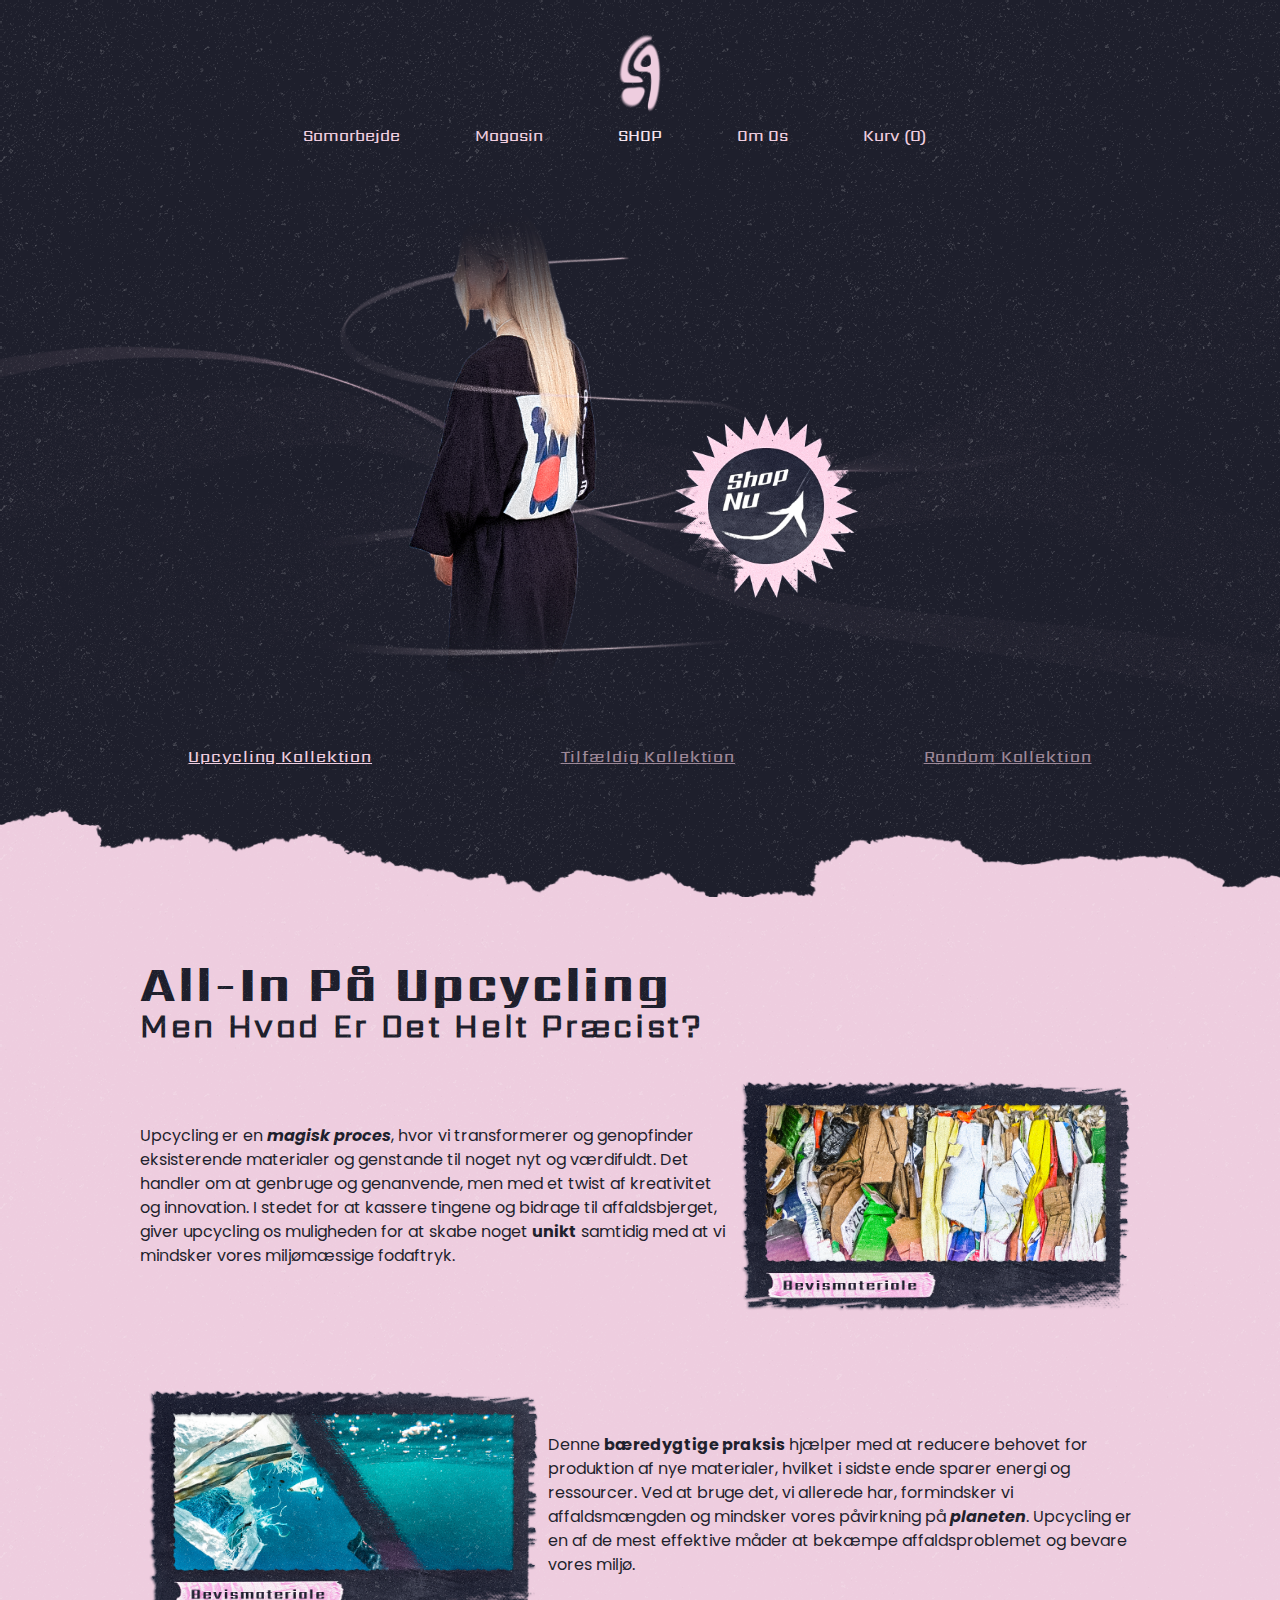
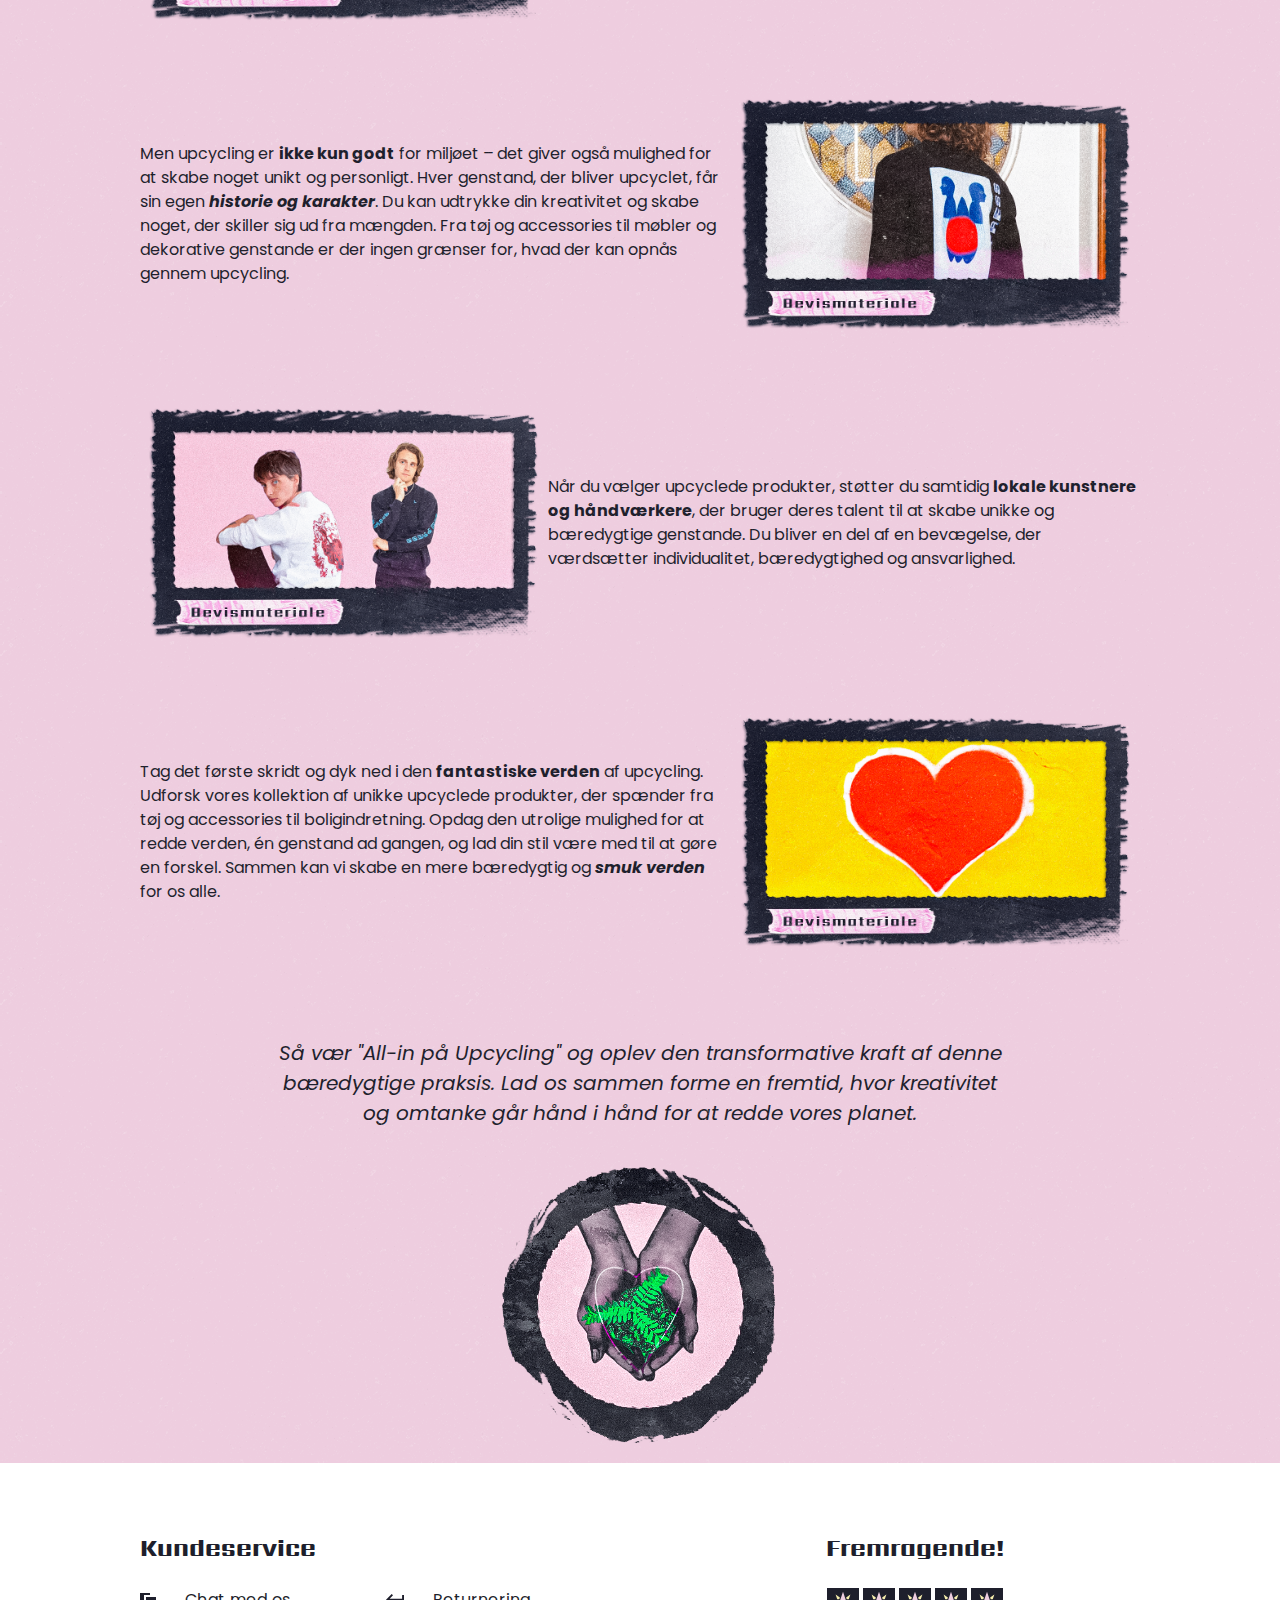
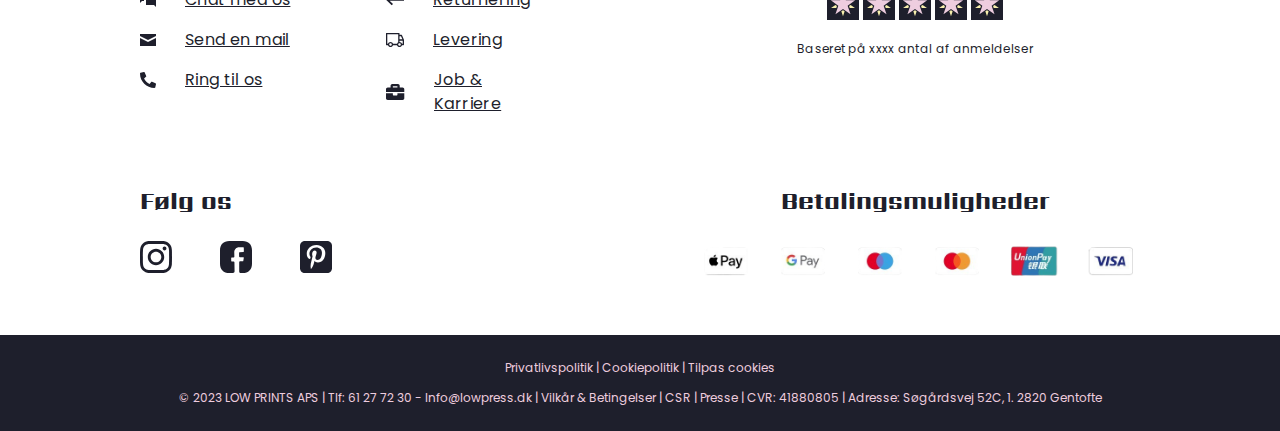
<file: index.html>
<!DOCTYPE html>
<html lang="da">
<head>
    <META NAME="ROBOTS" CONTENT="NOINDEX, NOFOLLOW"> <!--Krav af opgavebeskrivelse-->
    <meta charset="UTF-8">
    <meta http-equiv="X-UA-Compatible" content="IE=edge">
    <meta name="viewport" content="width=device-width, initial-scale=1.0">
    <link rel="stylesheet" href="css/skeleton-stylesheet.css">
    <link rel="stylesheet" href="css/landingpage-stylesheet.css">
    <link rel="icon" type="image/x-icon" href="/images/LowPress_Logo_Pink.svg">
    <script src="mobile-nav.js"></script> 
    <title>Upcycling, Høj Kvalitets Unikt Genbrugstøj - LowPress</title>
</head>
<body style="background-image: none; overflow-x: hidden;">
    <div id="texture" style="z-index: -1;">

    </div> 
    <!--NAV SKREVET AF LUKAS-->
    <div class="mobile" id="mobileMenu" style="display: none;">
        <div id="mobileMenuContainer">
            <div id="mobileMenuClose">
                x
            </div>
            <nav id="mobileMenuNav">
                <a href="produktoverblik.html">SHOP</a>
                <a href="">Kurv (0)</a>
                <a href="magazin.html">Magasin</a>
                <a href="about.html">Om Os</a>
                <a href="">Samarbejde</a>   
            </nav>
        </div>
    </div>
    
    <nav class="desktop foreground" id="deskNav">
        <div id="frontpage">
            <a href="index.html"><img src="images/LowPress_Logo_Pink.svg" alt="LowPress' unikke pinke logo"></a>
        </div>
        <div id="navBar">
            <a href="">Samarbejde</a>
            <a href="magazin.html">Magasin</a>
            <a href="produktoverblik.html" style="color:#F4E3ED;">SHOP</a>
            <a href="about.html">Om Os</a>
            <a href="">Kurv (0)</a>
        </div>
    </nav>
    <nav class="mobile" id="mobileNav">
        <a href="index.html"><img src="images/LowPress_Logo_Pink.svg" alt="LowPress' unikke pinke logo" id="logo"></a>
        <img src="images/Burgermenu_ikon.svg" alt="Ikon for burgermenu" id="burgermenu" style="cursor: pointer;">
    </nav>

    <div id="maincontent">
        <div id="hero">
            <div id="colHeroContainer">
                <div class="colHero">
                    <div id="colButton" style="z-index: 10;">
                        <a href="won-hundred-kimono-sort.html"><img src="images/shop_nu.png" alt=""></a>
                    </div>
                    <img class="hero-front" src="images/upcycling_kollektion.png" alt="Model der bærer en trøje fra vores Upcycling kollektion">
                    <img class="hero-back" src="images/techno_striber.png" alt="LowPress' ikoniske techno striber">
                </div>

            </div>
            <div id="colSelect">
                <a href="" class="colActive">Upcycling Kollektion</a>
                <a href="" class="colDeactive">Tilfældig Kollektion</a>
                <a href="" class="colDeactive">Random Kollektion</a>
            </div>
        </div>
        <div class="pageDivider">
            <img src="images/page_divider.png" style="z-index: -2;" alt="Dette er en page divider, som opdeler siden i dele">
        </div>
        <div id="upcycling" style="z-index: -30; position: relative;">
            <div class="maincontainer">
                <h1><span style="line-height: 85.5%;">All-in på upcycling</span><br>
                <span style="font-size: 32px; font-family: SarpanchRegular;">men hvad er det helt præcist?</span></h1>
                <div id="upSegments">
                    <div class="upSeg">
                        <p>Upcycling er en <span style="font-weight: 700; font-style: italic;">magisk proces</span>, hvor vi transformerer og genopfinder eksisterende materialer og genstande til noget nyt og værdifuldt. Det handler om at genbruge og genanvende, men med et twist af kreativitet og innovation. I stedet for at kassere tingene og bidrage til affaldsbjerget, giver upcycling os muligheden for at skabe noget <span style="font-weight: 700;">unikt</span> samtidig med at vi mindsker vores miljømæssige fodaftryk.</p>
                        <img src="images/polaroid_billede_genbrugsmateriale.png" alt="Polaroid billede med teksten 'Bevismateriale' under. Billedet viser en masse genbrugsmateriale">
                    </div>
                    <div class="upSeg"> <!--<span style="font-weight: 700; font-style: italic;"></span>-->
                        <img src="images/polaroid_billede_affald_i_havet_sammenlignet_renhed.png" alt="Polaroid billede med teksten 'Bevismateriale' under. Billedet viser et hav med affald sammenlignet med et uden">
                        <p>Denne <span style="font-weight: 700;">bæredygtige praksis</span> hjælper med at reducere behovet for produktion af nye materialer, hvilket i sidste ende sparer energi og ressourcer. Ved at bruge det, vi allerede har, formindsker vi affaldsmængden og mindsker vores påvirkning på <span style="font-weight: 700; font-style: italic;">planeten</span>. Upcycling er en af de mest effektive måder at bekæmpe affaldsproblemet og bevare vores miljø.</p>
                    </div>
                    <div class="upSeg">
                        <p>Men upcycling er <span style="font-weight: 700;">ikke kun godt</span> for miljøet – det giver også mulighed for at skabe noget unikt og personligt. Hver genstand, der bliver upcyclet, får sin egen <span style="font-weight: 700; font-style: italic;">historie og karakter</span>. Du kan udtrykke din kreativitet og skabe noget, der skiller sig ud fra mængden. Fra tøj og accessories til møbler og dekorative genstande er der ingen grænser for, hvad der kan opnås gennem upcycling.</p>
                        <img src="images/polaroid_billede_upcycling_tøj_af_lowpress.png" alt="Polaroid billede med teksten 'Bevismateriale' under. Billedet viser en mand der kigger mod en mur, mens han bærer LowPress' upcycling tøj">
                    </div>
                    <div class="upSeg">
                        <img src="images/polaroid_billede_lowpress_stiftere.png" alt="Polaroid billede med teksten 'Bevismateriale' under. Billedet viser LowPress' stiftere">
                        <p>Når du vælger upcyclede produkter, støtter du samtidig <span style="font-weight: 700;">lokale kunstnere og håndværkere</span>, der bruger deres talent til at skabe unikke og bæredygtige genstande. Du bliver en del af en bevægelse, der værdsætter individualitet, bæredygtighed og ansvarlighed.</p>
                    </div>
                    <div class="upSeg">
                        <p>Tag det første skridt og dyk ned i den <span style="font-weight: 700;">fantastiske verden</span> af upcycling. Udforsk vores kollektion af unikke upcyclede produkter, der spænder fra tøj og accessories til boligindretning. Opdag den utrolige mulighed for at redde verden, én genstand ad gangen, og lad din stil være med til at gøre en forskel. Sammen kan vi skabe en mere bæredygtig og <span style="font-weight: 700; font-style: italic;">smuk verden</span> for os alle.</p>
                        <img src="images/polaroid_billede_rødt_hjerte_gul_baggrund.png" alt="Polaroid billede med teksten 'Bevismateriale' under. Billedet viser et rødt hjerte på gul baggrund">                       
                    </div>
                    <div id="upConclusion">
                        <p>Så vær "All-in på Upcycling" og oplev den transformative kraft af denne bæredygtige praksis. Lad os sammen forme en fremtid, hvor kreativitet og omtanke går hånd i hånd for at redde vores planet.</p>
                        <img src="images/lowpress_bæredygtighedsmærke.png" alt="">
                    </div>
                </div>
            </div>
            
        </div>
    </div>

    <footer>
        <div class="container">
            <div id="mainFooter">
                <div id="support">
                    <h2 class="footer-header">Kundeservice</h2>
                    <div id="Els"> <!--Els short for elements-->
                        <div class="elsSection"> <!--Section for contact elements-->
                            <div class="supEl"> <!--Support Element-->
                                <img src="images/Chatbesked_ikon.svg" alt="Ikon af chatbeskeder over hinanden">
                                <a href="">Chat med os</a>
                            </div>
                            <div class="supEl"> <!--Support Element-->
                                <img src="images/Mail_ikon.svg" alt="Ikon af et brev som repræsentere mail">
                                <a href="">Send en mail</a>
                            </div>
                            <div class="supEl"> <!--Support Element-->
                                <img src="images/Telefon_ikon.svg" alt="Ikon af en gammeldags telefon">
                                <a href="">Ring til os</a>
                            </div>
                        </div>
                        <div class="elsSection"> <!--Section for other support elements-->
                            <div class="supEl"> <!--Support Element-->
                                <img src="images/Returnering_ikon.svg" alt="Ikon af en pil som buer og peger bagud">
                                <a href="">Returnering</a>
                            </div>
                            <div class="supEl"> <!--Support Element-->
                                <img src="images/Levering_ikon.svg" alt="Ikon af en lastbil">
                                <a href="">Levering</a>
                            </div>
                            <div class="supEl"> <!--Support Element-->
                                <img src="images/Job_ikon.svg" alt="Ikon af en kuffert">
                                <a href="">Job & Karriere</a>
                            </div>
                        </div>
                    </div>
    
                </div>
                <div id="trustpilot">
                    <h2 class="footer-header" style="text-align: center;">Fremragende!</h2>
                    <div id="trustpilotContainer">
                        <div id="stars">
                            <img src="images/Stjerne_ikon.svg" alt="Ikon af en stjerne, som er en del af 5 stjerner der repræsenterer anmeldelser">
                            <img src="images/Stjerne_ikon.svg" alt="Ikon af en stjerne, som er en del af 5 stjerner der repræsenterer anmeldelser">
                            <img src="images/Stjerne_ikon.svg" alt="Ikon af en stjerne, som er en del af 5 stjerner der repræsenterer anmeldelser">
                            <img src="images/Stjerne_ikon.svg" alt="Ikon af en stjerne, som er en del af 5 stjerner der repræsenterer anmeldelser">
                            <img src="images/Stjerne_ikon.svg" alt="Ikon af en stjerne, som er en del af 5 stjerner der repræsenterer anmeldelser">
                        </div>
                        <p>Baseret på xxxx antal af anmeldelser</p>
                    </div>
                    
                </div>
                <div id="SoMe">
                    <h2 class="footer-header">Følg os</h2>
                    <div id="SoMeContainer">
                        <a href="https://www.instagram.com/low_press/"><img src="images/Instagram_logo.svg" alt="Logo til SoMe-platformen Instagram"></a>
                        <a href="https://www.facebook.com/Lowpress21/"><img src="images/Facebook_logo.svg" alt="Logo til SoMe-platformen Facebook"></a>
                        <a href=""><img src="images/Pinterest_logo.svg" alt="Logo til SoMe-platformen Pinterest"></a>
                    </div>
                </div>
                <div id="payments">
                    <h2 class="footer-header" style="text-align: center;">Betalingsmuligheder</h2>
                    <img src="images/Betalingsmuligheder_ikoner.png" alt="Ikoner af diverse Betalingsmuligheder">
                </div>
            </div>
            <div id="subFooter">
                <p>Privatlivspolitik | Cookiepolitik | Tilpas cookies</p>
                <p>© 2023 LOW PRINTS APS | Tlf: ​61 27 72 30 - Info@lowpress.dk | Vilkår & Betingelser | CSR | Presse | CVR: 41880805 | Adresse: Søgårdsvej 52C, 1. 2820 Gentofte</p>
            </div>  
        </div>
        
    </footer>
</body>
</html>
</file>
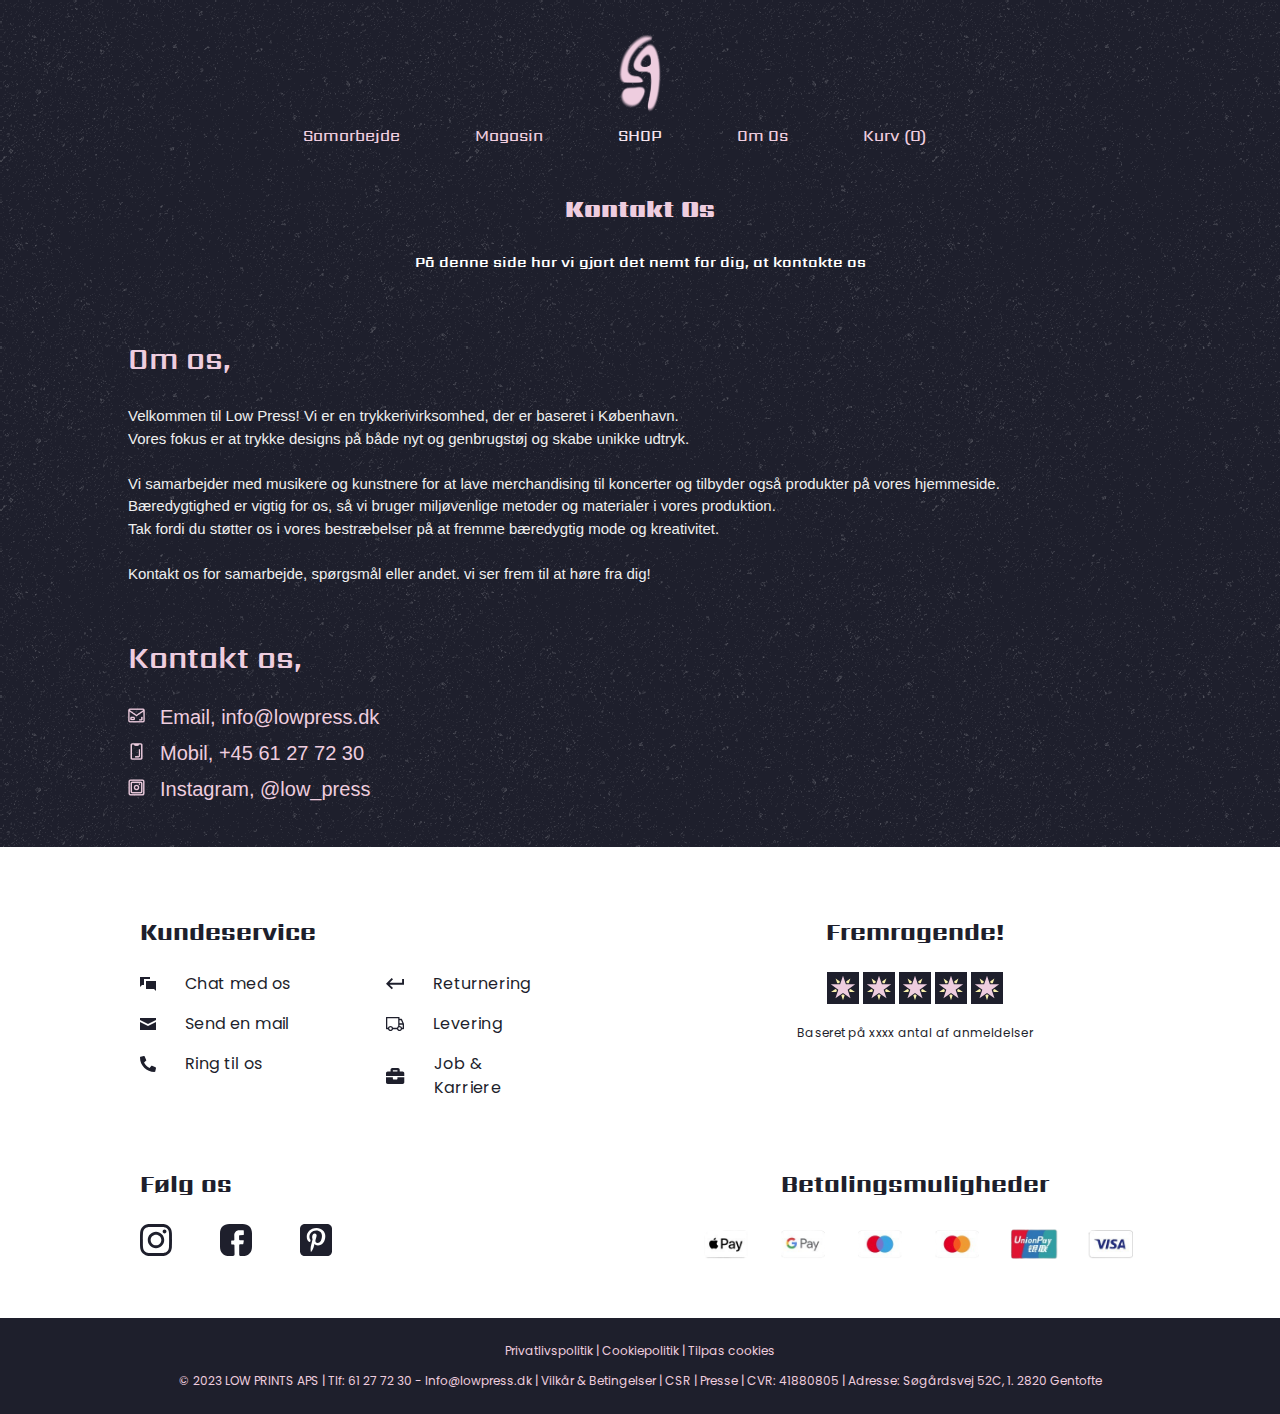
<file: about.html>
<!DOCTYPE html>
<html lang="da">
<head>
    <META NAME="ROBOTS" CONTENT="NOINDEX, NOFOLLOW"> <!--Krav af opgavebeskrivelse-->
    <meta charset="UTF-8">
    <meta http-equiv="X-UA-Compatible" content="IE=edge">
    <meta name="viewport" content="width=device-width, initial-scale=1.0">
    <link rel="stylesheet" href="css/skeleton-stylesheet.css">
    <link rel="stylesheet" href="css/produktoverblik.css">
    <link rel="icon" type="image/x-icon" href="/images/LowPress_Logo_Pink.svg">
    <script src="js-thais.js"></script>
    <script src="mobile-nav.js"></script>
    <title>Om os - LowPress</title>
</head>
<body>
    <!--NAV SKREVET AF LUKAS-->
    <div class="mobile" id="mobileMenu" style="display: none;">
        <div id="mobileMenuContainer">
            <div id="mobileMenuClose">
                x
            </div>
            <nav id="mobileMenuNav">
                <a href="produktoverblik.html">SHOP</a>
                <a href="">Kurv (0)</a>
                <a href="magazin.html">Magasin</a>
                <a href="about.html">Om Os</a>
                <a href="">Samarbejde</a>   
            </nav>
        </div>
    </div>
    
    <nav class="desktop foreground" id="deskNav">
        <div id="frontpage">
            <a href="index.html"><img src="images/LowPress_Logo_Pink.svg" alt="LowPress' unikke pinke logo"></a>
        </div>
        <div id="navBar">
            <a href="">Samarbejde</a>
            <a href="magazin.html">Magasin</a>
            <a href="produktoverblik.html" style="color:#F4E3ED;">SHOP</a>
            <a href="about.html">Om Os</a>
            <a href="">Kurv (0)</a>
        </div>
    </nav>
    <nav class="mobile" id="mobileNav">
        <a href="index.html"><img src="images/LowPress_Logo_Pink.svg" alt="LowPress' unikke pinke logo" id="logo"></a>
        <img src="images/Burgermenu_ikon.svg" alt="Ikon for burgermenu" id="burgermenu" style="cursor: pointer;">
    </nav>
    
    <!--LAV JERES KODE HER-->

    <h1 class="mainheader">Kontakt Os</h1>
    <h3 class="header">På denne side har vi gjort det nemt for dig, at kontakte os</h3>

    <h1 class="aboutheader">Om os,</h1>
    <p class="about_us">
        Velkommen til Low Press! Vi er en trykkerivirksomhed, der er baseret i København. <br> 
        Vores fokus er at trykke designs på både nyt og genbrugstøj og skabe unikke udtryk. <br><br>
        Vi samarbejder med musikere og kunstnere for at lave merchandising til koncerter og tilbyder også produkter på vores hjemmeside. <br> 
        Bæredygtighed er vigtig for os, så vi bruger miljøvenlige metoder og materialer i vores produktion. <br>
        Tak fordi du støtter os i vores bestræbelser på at fremme bæredygtig mode og kreativitet. <br><br>
        Kontakt os for samarbejde, spørgsmål eller andet. vi ser frem til at høre fra dig!</p>

        <h1 class="aboutheader">Kontakt os,</h1>
        <div class="padding_contact">
        <img src="./images/icon-mail.png" class="icons" alt="mail" loading="lazy"><a class="a-contact" href="mailto:info@lowpress.dk"><span class="span-contact">Email,</span> info@lowpress.dk</a>
        <br>
        <img src="./images/icon-call.png" class="icons" alt="call" loading="lazy"><a class="a-contact" href="tel:+4561277230"><span class="span-contact">Mobil,</span> +45 61 27 72 30</a>
        <br>
        <img src="./images/icon-instagram.png" class="icons" alt="instagram" loading="lazy"><a class="a-contact" href="https://www.instagram.com/low_press/"><span class="span-contact">Instagram,</span> @low_press</a>
    </div>

    <footer>
        <div class="container">
            <div id="mainFooter">
                <div id="support">
                    <h2 class="footer-header">Kundeservice</h2>
                    <div id="Els"> <!--Els short for elements-->
                        <div class="elsSection"> <!--Section for contact elements-->
                            <div class="supEl"> <!--Support Element-->
                                <img src="images/Chatbesked_ikon.svg" alt="Ikon af chatbeskeder over hinanden">
                                <a href="">Chat med os</a>
                            </div>
                            <div class="supEl"> <!--Support Element-->
                                <img src="images/Mail_ikon.svg" alt="Ikon af et brev som repræsentere mail">
                                <a href="">Send en mail</a>
                            </div>
                            <div class="supEl"> <!--Support Element-->
                                <img src="images/Telefon_ikon.svg" alt="Ikon af en gammeldags telefon">
                                <a href="">Ring til os</a>
                            </div>
                        </div>
                        <div class="elsSection"> <!--Section for other support elements-->
                            <div class="supEl"> <!--Support Element-->
                                <img src="images/Returnering_ikon.svg" alt="Ikon af en pil som buer og peger bagud">
                                <a href="">Returnering</a>
                            </div>
                            <div class="supEl"> <!--Support Element-->
                                <img src="images/Levering_ikon.svg" alt="Ikon af en lastbil">
                                <a href="">Levering</a>
                            </div>
                            <div class="supEl"> <!--Support Element-->
                                <img src="images/Job_ikon.svg" alt="Ikon af en kuffert">
                                <a href="">Job & Karriere</a>
                            </div>
                        </div>
                    </div>
    
                </div>
                <div id="trustpilot">
                    <h2 class="footer-header" style="text-align: center;">Fremragende!</h2>
                    <div id="trustpilotContainer">
                        <div id="stars">
                            <img src="images/Stjerne_ikon.svg" alt="Ikon af en stjerne, som er en del af 5 stjerner der repræsenterer anmeldelser">
                            <img src="images/Stjerne_ikon.svg" alt="Ikon af en stjerne, som er en del af 5 stjerner der repræsenterer anmeldelser">
                            <img src="images/Stjerne_ikon.svg" alt="Ikon af en stjerne, som er en del af 5 stjerner der repræsenterer anmeldelser">
                            <img src="images/Stjerne_ikon.svg" alt="Ikon af en stjerne, som er en del af 5 stjerner der repræsenterer anmeldelser">
                            <img src="images/Stjerne_ikon.svg" alt="Ikon af en stjerne, som er en del af 5 stjerner der repræsenterer anmeldelser">
                        </div>
                        <p>Baseret på xxxx antal af anmeldelser</p>
                    </div>
                    
                </div>
                <div id="SoMe">
                    <h2 class="footer-header">Følg os</h2>
                    <div id="SoMeContainer">
                        <a href="https://www.instagram.com/low_press/"><img src="images/Instagram_logo.svg" alt="Logo til SoMe-platformen Instagram"></a>
                        <a href="https://www.facebook.com/Lowpress21/"><img src="images/Facebook_logo.svg" alt="Logo til SoMe-platformen Facebook"></a>
                        <a href=""><img src="images/Pinterest_logo.svg" alt="Logo til SoMe-platformen Pinterest"></a>
                    </div>
                </div>
                <div id="payments">
                    <h2 class="footer-header" style="text-align: center;">Betalingsmuligheder</h2>
                    <img src="images/Betalingsmuligheder_ikoner.png" alt="Ikoner af diverse Betalingsmuligheder">
                </div>
            </div>
            <div id="subFooter">
                <p>Privatlivspolitik | Cookiepolitik | Tilpas cookies</p>
                <p>© 2023 LOW PRINTS APS | Tlf: ​61 27 72 30 - Info@lowpress.dk | Vilkår & Betingelser | CSR | Presse | CVR: 41880805 | Adresse: Søgårdsvej 52C, 1. 2820 Gentofte</p>
            </div>  
        </div>
        
    </footer>
</body>

</html>
</file>
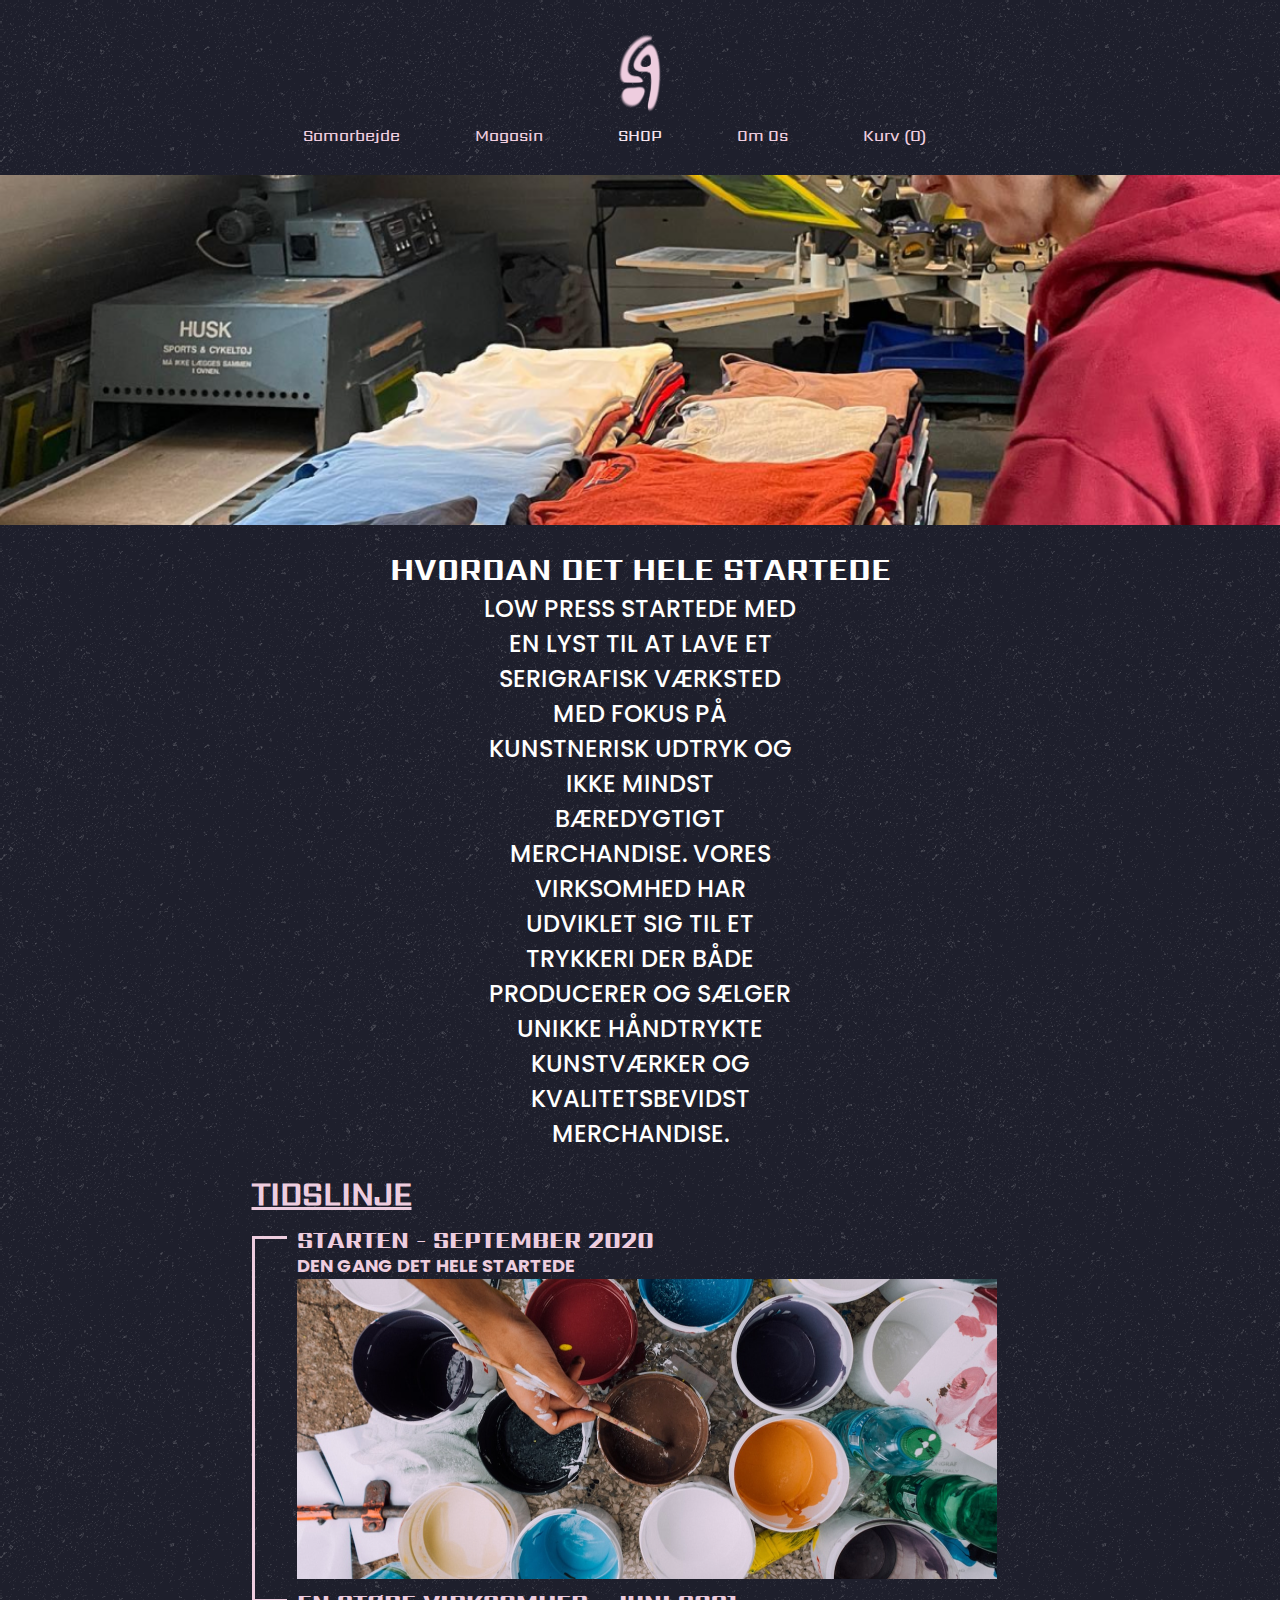
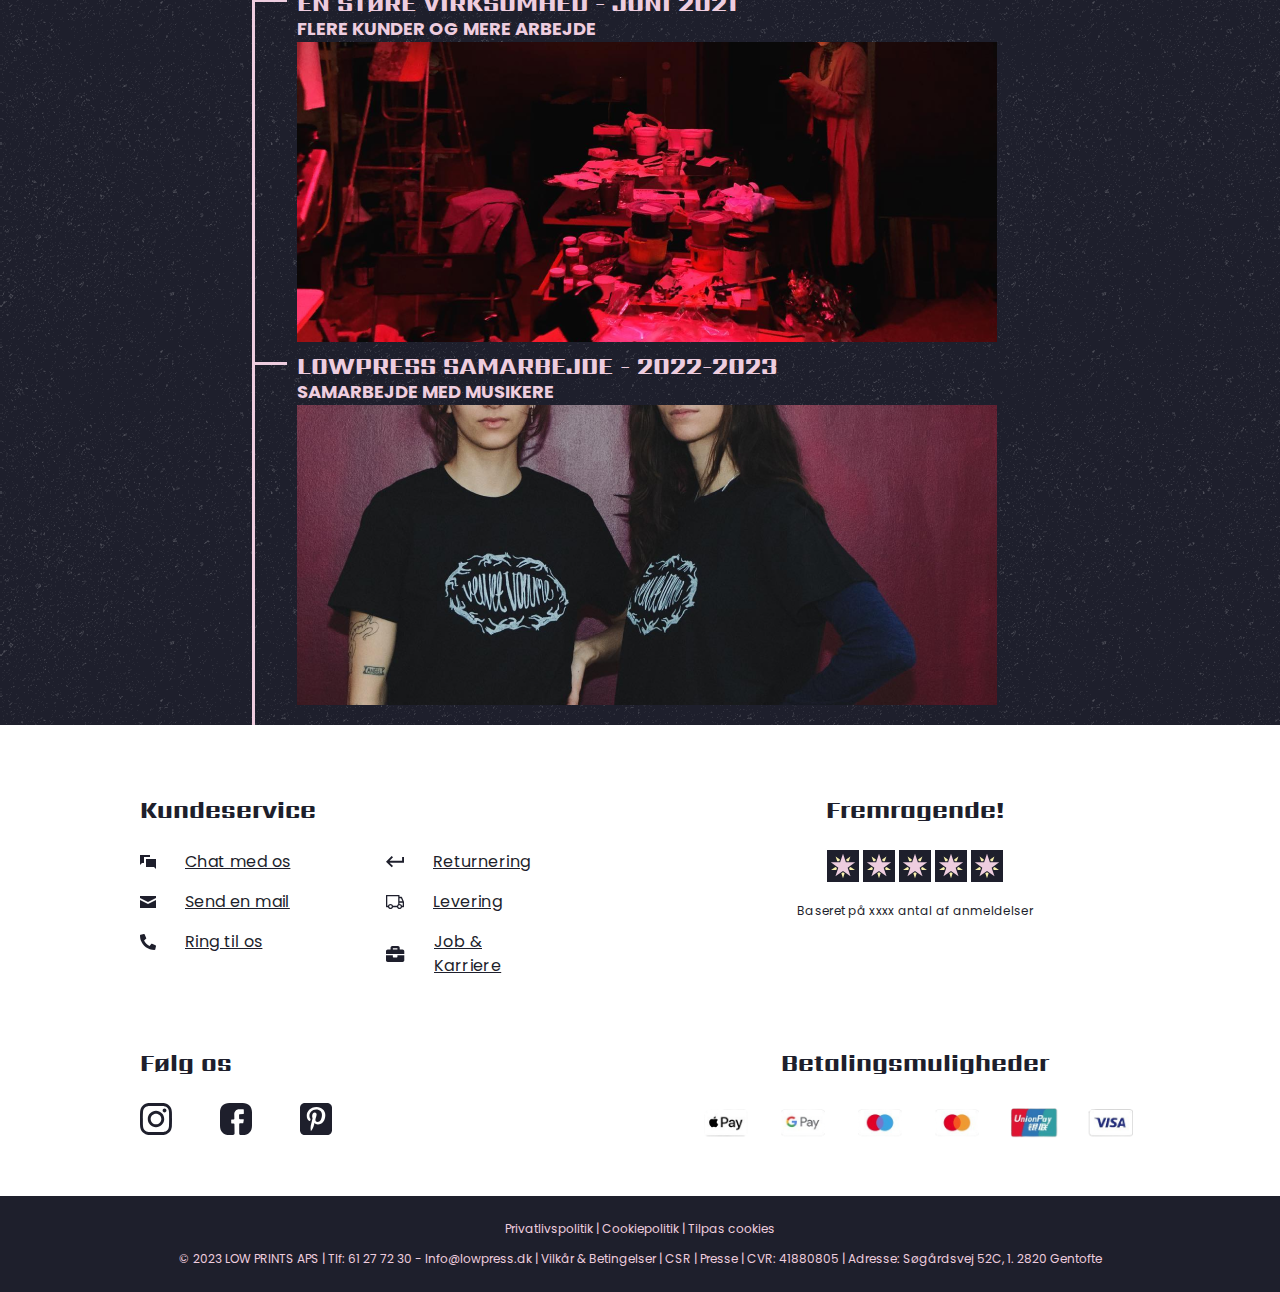
<file: artikel.html>
<!DOCTYPE html>
<html lang="da">
<head>
    <META NAME="ROBOTS" CONTENT="NOINDEX, NOFOLLOW"> <!--Krav af opgavebeskrivelse-->
    <meta charset="UTF-8">
    <meta http-equiv="X-UA-Compatible" content="IE=edge">
    <meta name="viewport" content="width=device-width, initial-scale=1.0">
    <link rel="stylesheet" href="css/skeleton-stylesheet.css">
    <link rel="stylesheet" href="css/artikel.css">
    <link rel="icon" type="image/x-icon" href="/images/LowPress_Logo_Pink.svg">
    <script src="mobile-nav.js"></script>
    <title>Artikel - LowPress</title>
</head>
<body>

    <!--NAV SKREVET AF LUKAS-->
    <div class="mobile" id="mobileMenu" style="display: none;">
        <div id="mobileMenuContainer">
            <div id="mobileMenuClose">
                x
            </div>
            <nav id="mobileMenuNav">
                <a href="produktoverblik.html">SHOP</a>
                <a href="">Kurv (0)</a>
                <a href="magazin.html">Magasin</a>
                <a href="about.html">Om Os</a>
                <a href="">Samarbejde</a>   
            </nav>
        </div>
    </div>
    
    <nav class="desktop foreground" id="deskNav">
        <div id="frontpage">
            <a href="index.html"><img src="images/LowPress_Logo_Pink.svg" alt="LowPress' unikke pinke logo"></a>
        </div>
        <div id="navBar">
            <a href="">Samarbejde</a>
            <a href="magazin.html">Magasin</a>
            <a href="produktoverblik.html" style="color:#F4E3ED;">SHOP</a>
            <a href="about.html">Om Os</a>
            <a href="">Kurv (0)</a>
        </div>
    </nav>
    <nav class="mobile" id="mobileNav">
        <a href="index.html"><img src="images/LowPress_Logo_Pink.svg" alt="LowPress' unikke pinke logo" id="logo"></a>
        <img src="images/Burgermenu_ikon.svg" alt="Ikon for burgermenu" id="burgermenu" style="cursor: pointer;">
    </nav>
    
    <div id="artikelhero"></div>

    <div>
        <h1 id="h1">Hvordan det hele startede</h1>
        <h2 id="h2">Low Press startede med en lyst til at lave et 
            serigrafisk værksted med fokus 
            på kunstnerisk udtryk og ikke mindst
            bæredygtigt merchandise. 
            Vores virksomhed har udviklet sig til et trykkeri
            der både producerer og sælger
             unikke håndtrykte kunstværker 
            og kvalitetsbevidst merchandise.</h2>
    </div>
    
    <div class="center">
    <div class="timeline">
        <div><h3>Tidslinje</h3></div>
        <div class="timeline-item">
            <div class="title">starten - september 2020</div>
            <div class="subtitle">den gang det hele startede</div>
               <img src="images/paints.png" alt="">
        </div>
   
        <div class="timeline-item">
           <div class="title">En støre virksomhed - Juni 2021</div>
           <div class="subtitle">Flere kunder og mere arbejde</div>
              <img src="images/størevirksomhed.png" alt="">
       </div>
   
       <div class="timeline-item">
           <div class="title">lowpress samarbejde - 2022-2023</div>
           <div class="subtitle">samarbejde med musikere</div>
              <img src="images/samarbejdelow.png" alt="">
       </div>
   </div></div>
  

    <footer>
        <div class="container">
            <div id="mainFooter">
                <div id="support">
                    <h2 class="footer-header">Kundeservice</h2>
                    <div id="Els"> <!--Els short for elements-->
                        <div class="elsSection"> <!--Section for contact elements-->
                            <div class="supEl"> <!--Support Element-->
                                <img src="images/Chatbesked_ikon.svg" alt="Ikon af chatbeskeder over hinanden">
                                <a href="">Chat med os</a>
                            </div>
                            <div class="supEl"> <!--Support Element-->
                                <img src="images/Mail_ikon.svg" alt="Ikon af et brev som repræsentere mail">
                                <a href="">Send en mail</a>
                            </div>
                            <div class="supEl"> <!--Support Element-->
                                <img src="images/Telefon_ikon.svg" alt="Ikon af en gammeldags telefon">
                                <a href="">Ring til os</a>
                            </div>
                        </div>
                        <div class="elsSection"> <!--Section for other support elements-->
                            <div class="supEl"> <!--Support Element-->
                                <img src="images/Returnering_ikon.svg" alt="Ikon af en pil som buer og peger bagud">
                                <a href="">Returnering</a>
                            </div>
                            <div class="supEl"> <!--Support Element-->
                                <img src="images/Levering_ikon.svg" alt="Ikon af en lastbil">
                                <a href="">Levering</a>
                            </div>
                            <div class="supEl"> <!--Support Element-->
                                <img src="images/Job_ikon.svg" alt="Ikon af en kuffert">
                                <a href="">Job & Karriere</a>
                            </div>
                        </div>
                    </div>
    
                </div>
                <div id="trustpilot">
                    <h2 class="footer-header" style="text-align: center;">Fremragende!</h2>
                    <div id="trustpilotContainer">
                        <div id="stars">
                            <img src="images/Stjerne_ikon.svg" alt="Ikon af en stjerne, som er en del af 5 stjerner der repræsenterer anmeldelser">
                            <img src="images/Stjerne_ikon.svg" alt="Ikon af en stjerne, som er en del af 5 stjerner der repræsenterer anmeldelser">
                            <img src="images/Stjerne_ikon.svg" alt="Ikon af en stjerne, som er en del af 5 stjerner der repræsenterer anmeldelser">
                            <img src="images/Stjerne_ikon.svg" alt="Ikon af en stjerne, som er en del af 5 stjerner der repræsenterer anmeldelser">
                            <img src="images/Stjerne_ikon.svg" alt="Ikon af en stjerne, som er en del af 5 stjerner der repræsenterer anmeldelser">
                        </div>
                        <p>Baseret på xxxx antal af anmeldelser</p>
                    </div>
                    
                </div>
                <div id="SoMe">
                    <h2 class="footer-header">Følg os</h2>
                    <div id="SoMeContainer">
                        <a href="https://www.instagram.com/low_press/"><img src="images/Instagram_logo.svg" alt="Logo til SoMe-platformen Instagram"></a>
                        <a href="https://www.facebook.com/Lowpress21/"><img src="images/Facebook_logo.svg" alt="Logo til SoMe-platformen Facebook"></a>
                        <a href=""><img src="images/Pinterest_logo.svg" alt="Logo til SoMe-platformen Pinterest"></a>
                    </div>
                </div>
                <div id="payments">
                    <h2 class="footer-header" style="text-align: center;">Betalingsmuligheder</h2>
                    <img src="images/Betalingsmuligheder_ikoner.png" alt="Ikoner af diverse Betalingsmuligheder">
                </div>
            </div>
            <div id="subFooter">
                <p>Privatlivspolitik | Cookiepolitik | Tilpas cookies</p>
                <p>© 2023 LOW PRINTS APS | Tlf: ​61 27 72 30 - Info@lowpress.dk | Vilkår & Betingelser | CSR | Presse | CVR: 41880805 | Adresse: Søgårdsvej 52C, 1. 2820 Gentofte</p>
            </div>  
        </div>
        
    </footer>
</body>
</html>
</file>
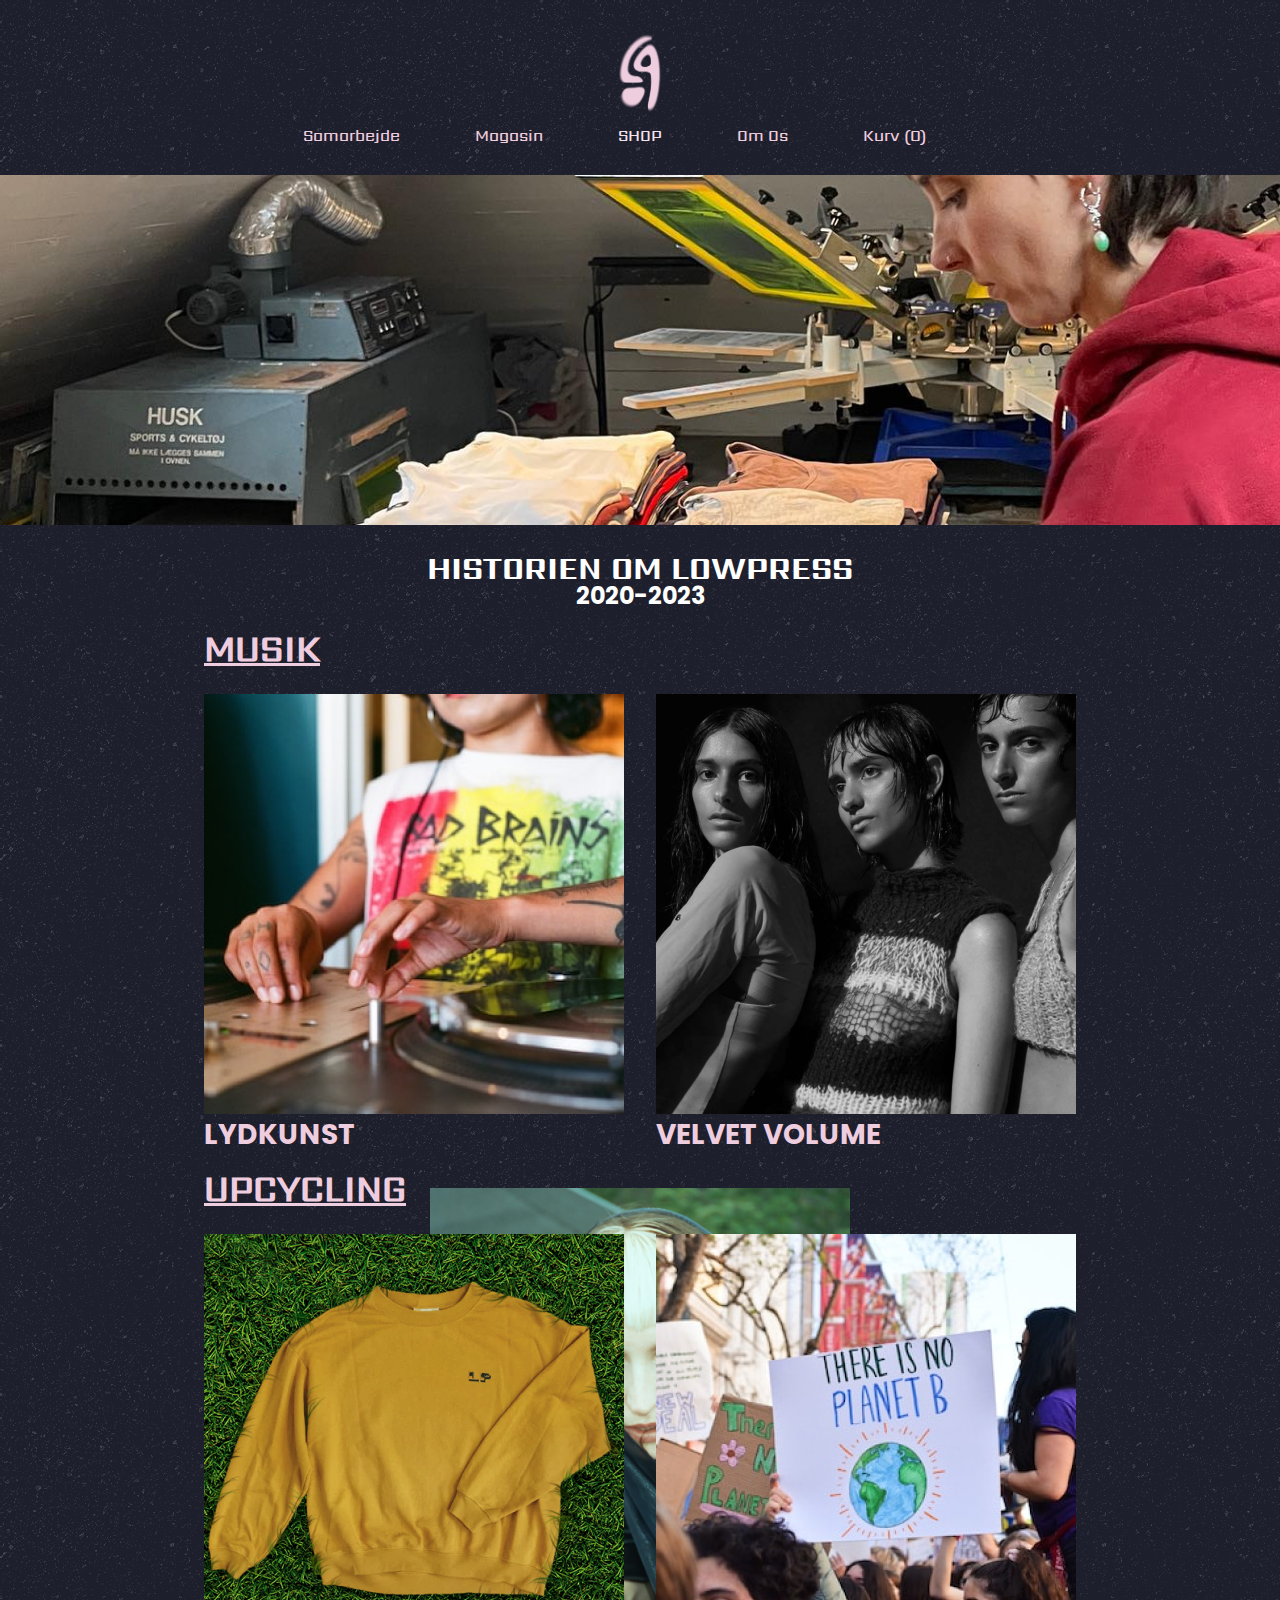
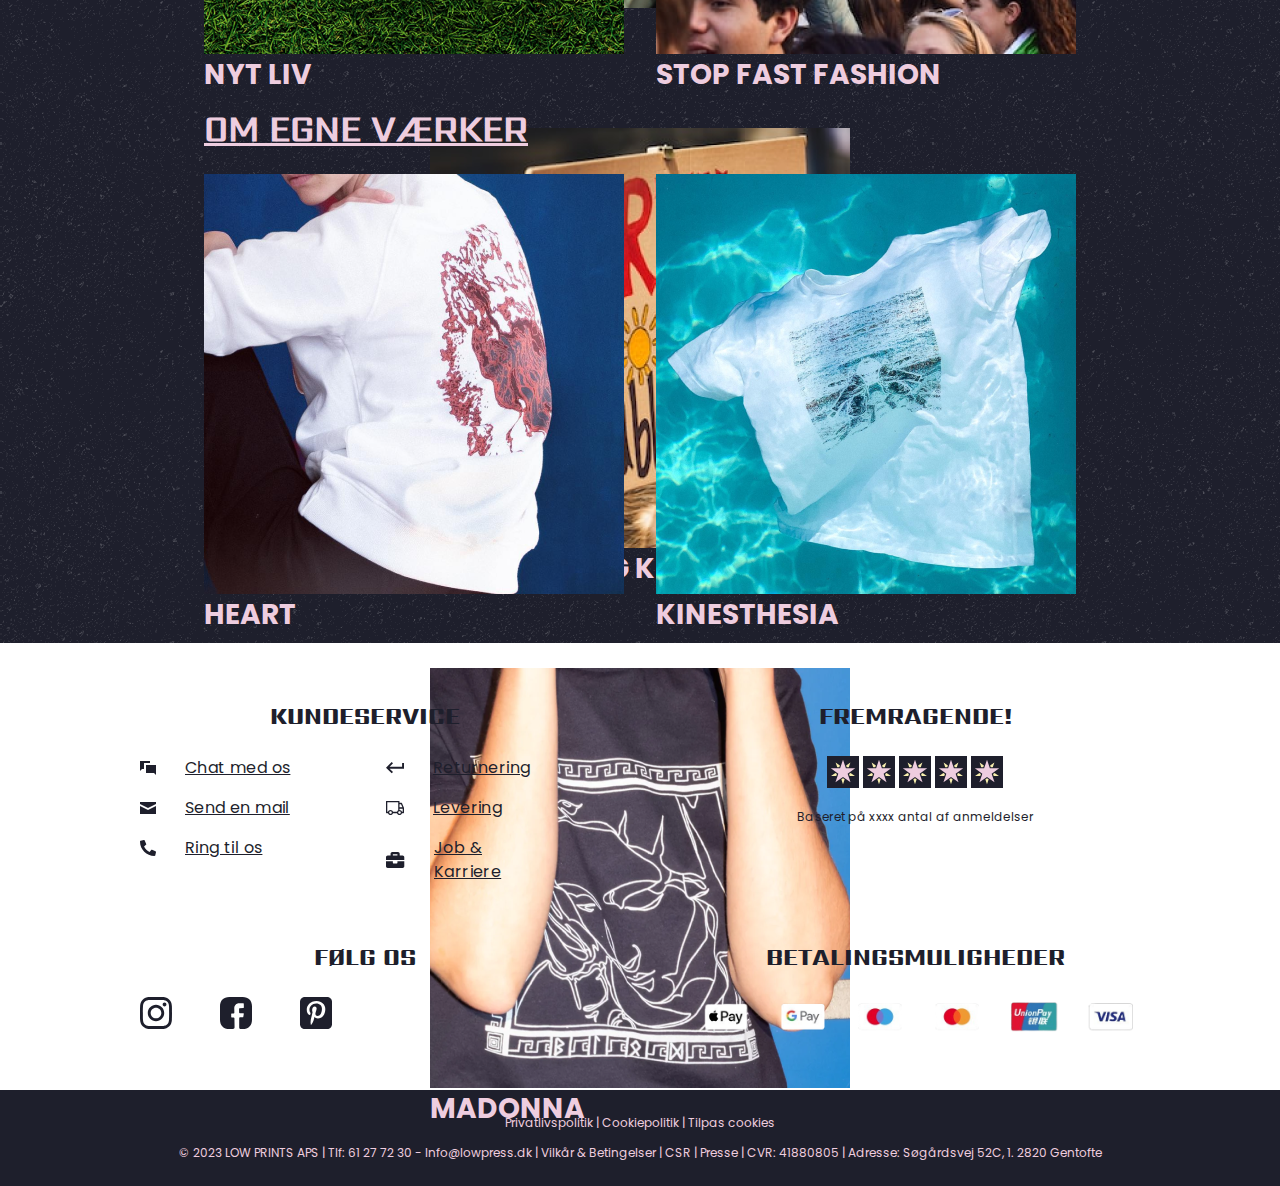
<file: magazin.html>
<!DOCTYPE html>
<html lang="da">
<head>
    <META NAME="ROBOTS" CONTENT="NOINDEX, NOFOLLOW"> <!--Krav af opgavebeskrivelse-->
    <meta charset="UTF-8">
    <meta http-equiv="X-UA-Compatible" content="IE=edge">
    <meta name="viewport" content="width=device-width, initial-scale=1.0">
    <link rel="stylesheet" href="css/skeleton-stylesheet.css">
    <link rel="stylesheet" href="css/magasin.css">
    <link rel="icon" type="image/x-icon" href="/images/LowPress_Logo_Pink.svg">
    <script src="mobile-nav.js"></script>
    <title>Magasin - LowPress</title>
</head>
<body>

    <!--NAV SKREVET AF LUKAS-->
    <div class="mobile" id="mobileMenu" style="display: none;">
        <div id="mobileMenuContainer">
            <div id="mobileMenuClose">
                x
            </div>
            <nav id="mobileMenuNav">
                <a href="produktoverblik.html">SHOP</a>
                <a href="">Kurv (0)</a>
                <a href="magazin.html">Magasin</a>
                <a href="about.html">Om Os</a>
                <a href="">Samarbejde</a>   
            </nav>
        </div>
    </div>
    
    <nav class="desktop foreground" id="deskNav">
        <div id="frontpage">
            <a href="index.html"><img src="images/LowPress_Logo_Pink.svg" alt="LowPress' unikke pinke logo"></a>
        </div>
        <div id="navBar">
            <a href="">Samarbejde</a>
            <a href="magazin.html">Magasin</a>
            <a href="produktoverblik.html" style="color:#F4E3ED;">SHOP</a>
            <a href="about.html">Om Os</a>
            <a href="">Kurv (0)</a>
        </div>
    </nav>
    <nav class="mobile" id="mobileNav">
        <a href="index.html"><img src="images/LowPress_Logo_Pink.svg" alt="LowPress' unikke pinke logo" id="logo"></a>
        <img src="images/Burgermenu_ikon.svg" alt="Ikon for burgermenu" id="burgermenu" style="cursor: pointer;">
    </nav>
    
    <a href="artikel.html"><div id="lowpress"></div></a>

    <div>
        <h1>historien om lowpress</h1>
        <h2>2020-2023</h2>
    </div>

    <div class="flex-first">
        
        <div class="flex">
            <h3>musik</h3>
            <img src="images/lydkunst.png" class="category-image" alt="">
            <h4>Lydkunst</h4>
        </div>
        <div class="flex">
            <img src="images/velvetvolume.png" class="category-image" alt="">
            <h4>Velvet volume</h4>
        </div>
        <div class="flex">
            <img src="images/SelinaGin.png" class="category-image" alt="">
            <h4>Selina Gin</h4>
        </div>
    </div>

    <div class="flex-first">
        
        <div class="flex">
            <h3>Upcycling</h3>
            <img src="images/nytliv.png" class="category-image" alt="">
            <h4>nyt liv</h4>
        </div>
        <div class="flex">
            <img src="images/stopfastfashion.png" class="category-image" alt="">
            <h4>stop fast fashion</h4>
        </div>
        <div class="flex">
            <img src="images/lowpressogklima.png" class="category-image" alt="">
            <h4>Lowpress og klima</h4>
        </div>
    </div>
  
    <div class="flex-first">
        
        <div class="flex">
            <h3>Om egne værker</h3>
            <img src="images/heartlow.png" class="category-image" alt="">
            <h4>Heart</h4>
        </div>
        <div class="flex">
            <img src="images/kinesthesia.png" class="category-image" alt="">
            <h4>kinesthesia</h4>
        </div>
        <div class="flex">
            <img src="images/madonnalow.png" class="category-image" alt="">
            <h4>madonna</h4>
        </div>
    </div>

    <footer>
        <div class="container">
            <div id="mainFooter">
                <div id="support">
                    <h2 class="footer-header">Kundeservice</h2>
                    <div id="Els"> <!--Els short for elements-->
                        <div class="elsSection"> <!--Section for contact elements-->
                            <div class="supEl"> <!--Support Element-->
                                <img src="images/Chatbesked_ikon.svg" alt="Ikon af chatbeskeder over hinanden">
                                <a href="">Chat med os</a>
                            </div>
                            <div class="supEl"> <!--Support Element-->
                                <img src="images/Mail_ikon.svg" alt="Ikon af et brev som repræsentere mail">
                                <a href="">Send en mail</a>
                            </div>
                            <div class="supEl"> <!--Support Element-->
                                <img src="images/Telefon_ikon.svg" alt="Ikon af en gammeldags telefon">
                                <a href="">Ring til os</a>
                            </div>
                        </div>
                        <div class="elsSection"> <!--Section for other support elements-->
                            <div class="supEl"> <!--Support Element-->
                                <img src="images/Returnering_ikon.svg" alt="Ikon af en pil som buer og peger bagud">
                                <a href="">Returnering</a>
                            </div>
                            <div class="supEl"> <!--Support Element-->
                                <img src="images/Levering_ikon.svg" alt="Ikon af en lastbil">
                                <a href="">Levering</a>
                            </div>
                            <div class="supEl"> <!--Support Element-->
                                <img src="images/Job_ikon.svg" alt="Ikon af en kuffert">
                                <a href="">Job & Karriere</a>
                            </div>
                        </div>
                    </div>
    
                </div>
                <div id="trustpilot">
                    <h2 class="footer-header" style="text-align: center;">Fremragende!</h2>
                    <div id="trustpilotContainer">
                        <div id="stars">
                            <img src="images/Stjerne_ikon.svg" alt="Ikon af en stjerne, som er en del af 5 stjerner der repræsenterer anmeldelser">
                            <img src="images/Stjerne_ikon.svg" alt="Ikon af en stjerne, som er en del af 5 stjerner der repræsenterer anmeldelser">
                            <img src="images/Stjerne_ikon.svg" alt="Ikon af en stjerne, som er en del af 5 stjerner der repræsenterer anmeldelser">
                            <img src="images/Stjerne_ikon.svg" alt="Ikon af en stjerne, som er en del af 5 stjerner der repræsenterer anmeldelser">
                            <img src="images/Stjerne_ikon.svg" alt="Ikon af en stjerne, som er en del af 5 stjerner der repræsenterer anmeldelser">
                        </div>
                        <p>Baseret på xxxx antal af anmeldelser</p>
                    </div>
                    
                </div>
                <div id="SoMe">
                    <h2 class="footer-header">Følg os</h2>
                    <div id="SoMeContainer">
                        <a href="https://www.instagram.com/low_press/"><img src="images/Instagram_logo.svg" alt="Logo til SoMe-platformen Instagram"></a>
                        <a href="https://www.facebook.com/Lowpress21/"><img src="images/Facebook_logo.svg" alt="Logo til SoMe-platformen Facebook"></a>
                        <a href=""><img src="images/Pinterest_logo.svg" alt="Logo til SoMe-platformen Pinterest"></a>
                    </div>
                </div>
                <div id="payments">
                    <h2 class="footer-header" style="text-align: center;">Betalingsmuligheder</h2>
                    <img src="images/Betalingsmuligheder_ikoner.png" alt="Ikoner af diverse Betalingsmuligheder">
                </div>
            </div>
            <div id="subFooter">
                <p>Privatlivspolitik | Cookiepolitik | Tilpas cookies</p>
                <p>© 2023 LOW PRINTS APS | Tlf: ​61 27 72 30 - Info@lowpress.dk | Vilkår & Betingelser | CSR | Presse | CVR: 41880805 | Adresse: Søgårdsvej 52C, 1. 2820 Gentofte</p>
            </div>  
        </div>
        
    </footer>
</body>
</html>
</file>
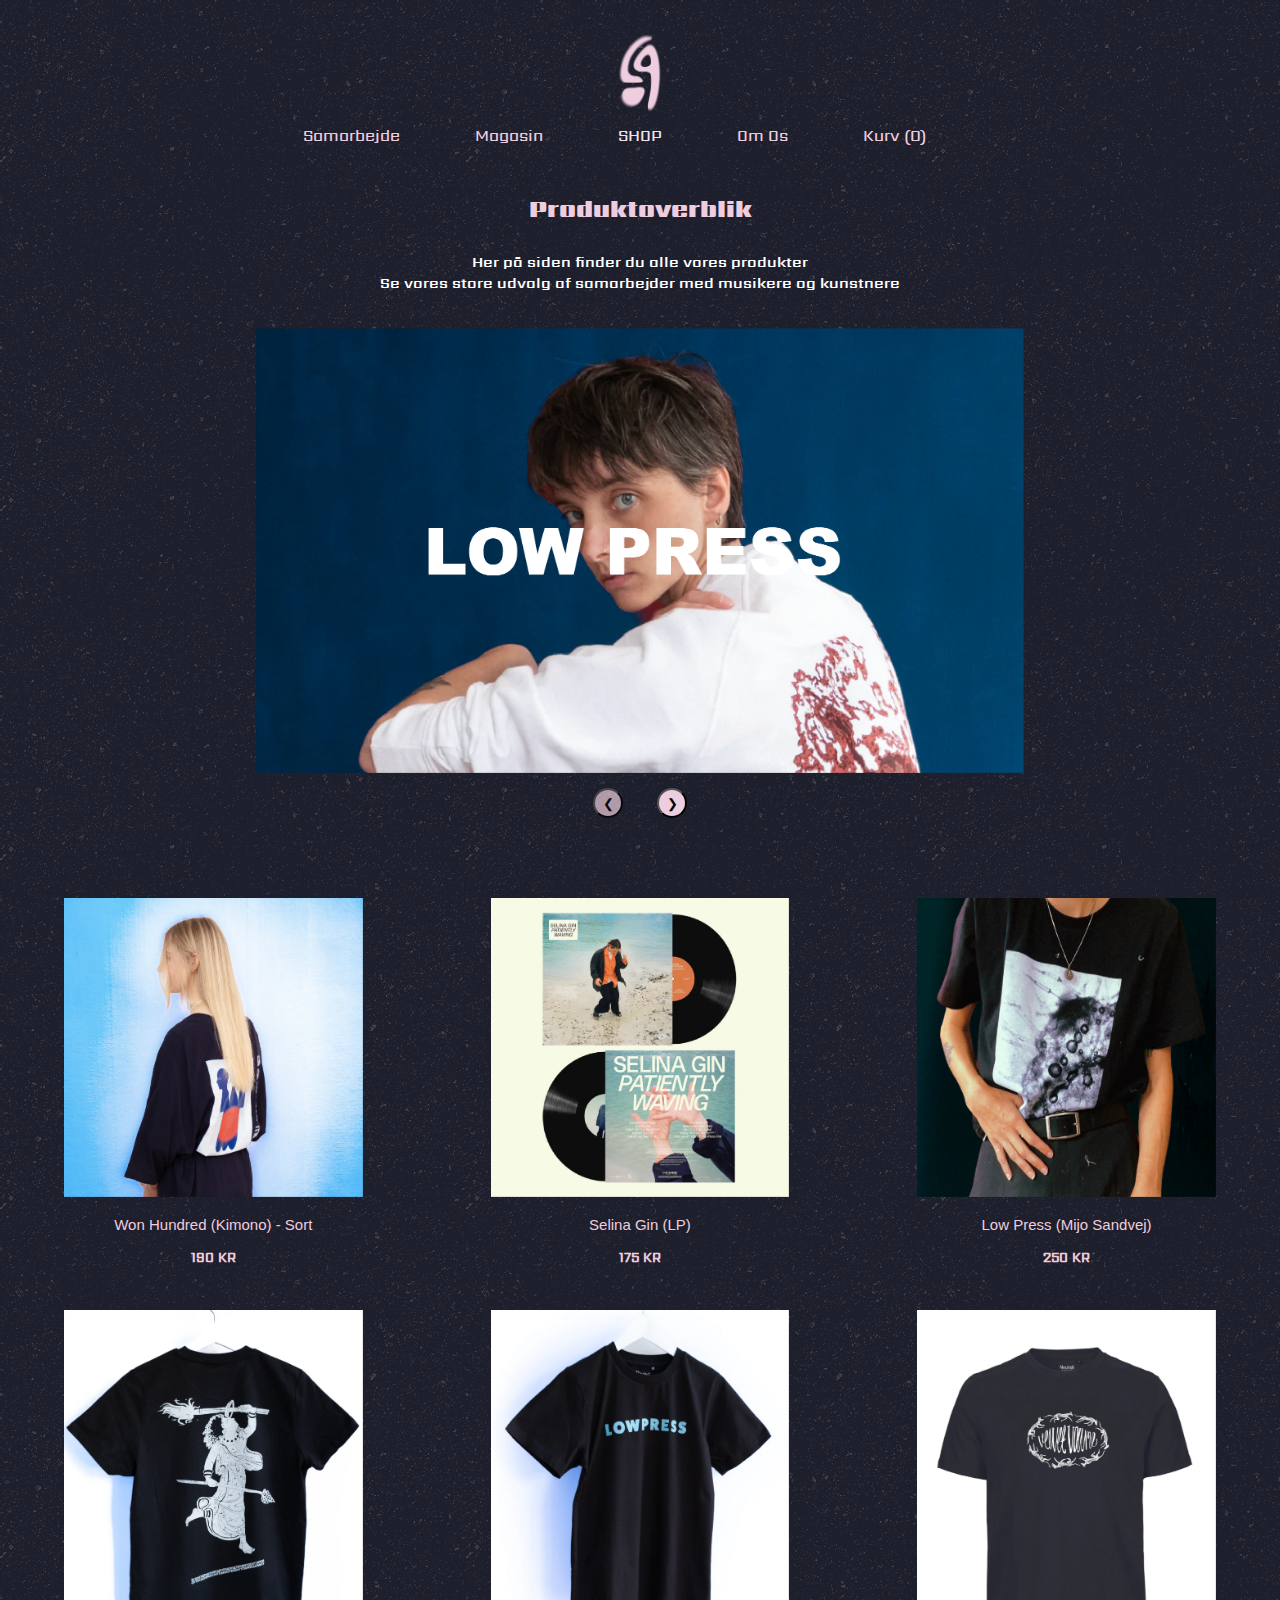
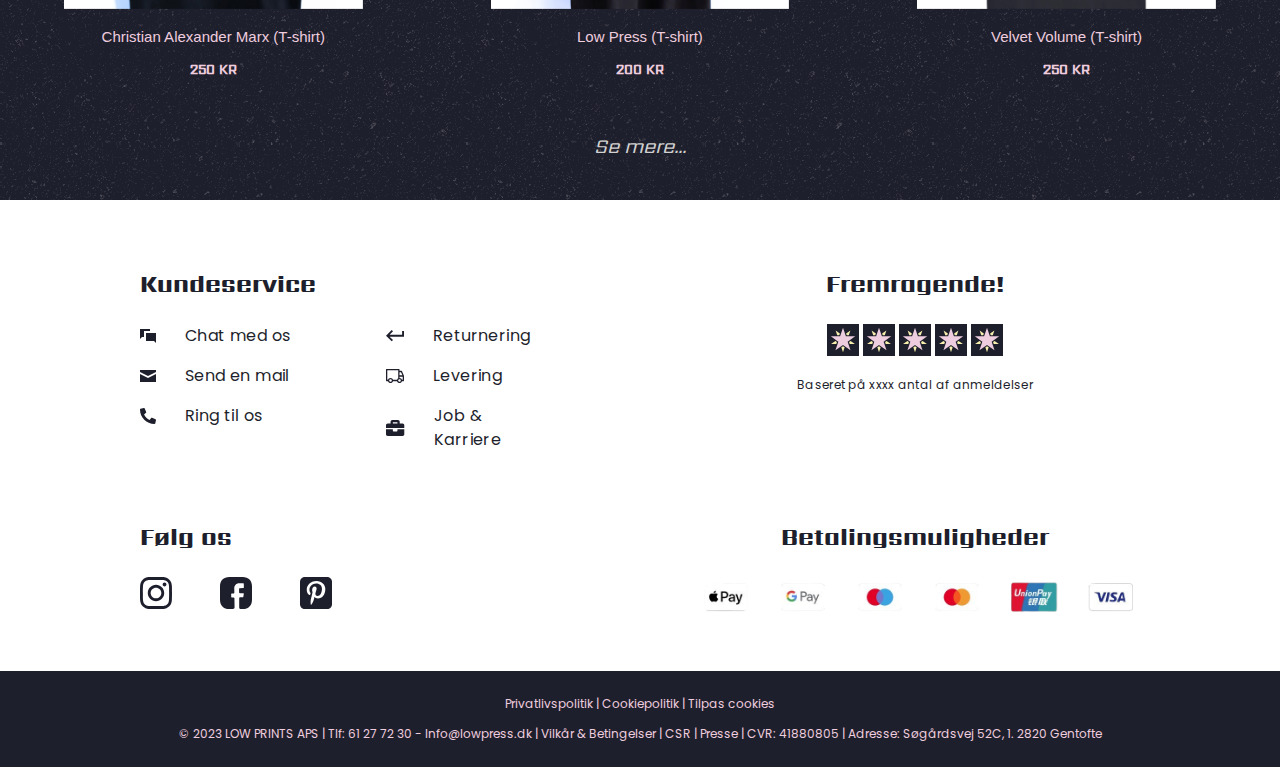
<file: produktoverblik.html>
<!DOCTYPE html>
<html lang="da">
<head>
    <META NAME="ROBOTS" CONTENT="NOINDEX, NOFOLLOW"> <!--Krav af opgavebeskrivelse-->
    <meta charset="UTF-8">
    <meta http-equiv="X-UA-Compatible" content="IE=edge">
    <meta name="viewport" content="width=device-width, initial-scale=1.0">
    <link rel="stylesheet" href="css/skeleton-stylesheet.css">
    <link rel="stylesheet" href="css/produktoverblik.css">
    <link rel="icon" type="image/x-icon" href="/images/LowPress_Logo_Pink.svg">
    <script src="mobile-nav.js"></script>
    <title>Se alle vores produkter - LowPress</title>
</head>
<body>
    <!--NAV SKREVET AF LUKAS-->
    <div class="mobile" id="mobileMenu" style="display: none;">
        <div id="mobileMenuContainer">
            <div id="mobileMenuClose">
                x
            </div>
            <nav id="mobileMenuNav">
                <a href="produktoverblik.html">SHOP</a>
                <a href="">Kurv (0)</a>
                <a href="magazin.html">Magasin</a>
                <a href="about.html">Om Os</a>
                <a href="">Samarbejde</a>   
            </nav>
        </div>
    </div>
    
    <nav class="desktop foreground" id="deskNav">
        <div id="frontpage">
            <a href="index.html"><img src="images/LowPress_Logo_Pink.svg" alt="LowPress' unikke pinke logo"></a>
        </div>
        <div id="navBar">
            <a href="">Samarbejde</a>
            <a href="magazin.html">Magasin</a>
            <a href="produktoverblik.html" style="color:#F4E3ED;">SHOP</a>
            <a href="about.html">Om Os</a>
            <a href="">Kurv (0)</a>
        </div>
    </nav>
    <nav class="mobile" id="mobileNav">
        <a href="index.html"><img src="images/LowPress_Logo_Pink.svg" alt="LowPress' unikke pinke logo" id="logo"></a>
        <img src="images/Burgermenu_ikon.svg" alt="Ikon for burgermenu" id="burgermenu" style="cursor: pointer;">
    </nav>
    
    <!--LAV JERES KODE HER-->

    <h1 class="mainheader">Produktoverblik</h1>
    <h3 class="header">Her på siden finder du alle vores produkter<br>Se vores store udvalg af samarbejder med musikere og kunstnere</h3>

    <div class="slideshow">
    <img class="mySlides" src="images/lowpress_slideshow.png" alt="">
    <img class="mySlides" src="images/selinagin_slideshow.png" alt="">
    <img class="mySlides" src="images/velvetvolume_slideshow.png" alt="">

    <button class="buttonleft" onclick="plusDivs(-1)">&#10094;</button>
    <button class="buttonright" onclick="plusDivs(+1)">&#10095;</button>
    </div>

    <div class="spaceing"></div>

    <div class="row">
        <div class="column">
            <a href="won-hundred-kimono-sort.html">
          <img class="center" src="images/pro1.png" alt="" style="width:70%">
          <p class="maintext">Won Hundred (Kimono) - Sort</p>
          <p class="price">190 KR</p></a>
        </div>
        <div class="column">
          <img class="center" src="images/pro2.png" alt="" style="width:70%">

          <p class="maintext">Selina Gin (LP)</p>
          <p class="price">175 KR</p>
        </div>
        <div class="column">
          <img class="center" src="images/pro3.png" alt="" style="width:70%">
          <p class="maintext">Low Press (Mijo Sandvej)</p>
          <p class="price">250 KR</p>
        </div>
      </div>

      <div class="gap"></div>

      <div class="row">
        <div class="column">
          <img class="center" src="images/pro4.png" alt="" style="width:70%">
          <p class="maintext">Christian Alexander Marx (T-shirt)</p>
          <p class="price">250 KR</p>
        </div>
        <div class="column">
          <img class="center" src="images/pro5.png" alt="" style="width:70%">
          <p class="maintext">Low Press (T-shirt)</p>
          <p class="price">200 KR</p>
        </div>
        <div class="column">
          <img class="center" src="images/pro6.png" alt="" style="width:70%">
          <p class="maintext">Velvet Volume (T-shirt)</p>
          <p class="price">250 KR</p>
        </div>
      </div>

      <div class="ref">
      <p class="se_mere">Se mere...</p>
      </div>

    <footer>
        <div class="container">
            <div id="mainFooter">
                <div id="support">
                    <h2 class="footer-header">Kundeservice</h2>
                    <div id="Els"> <!--Els short for elements-->
                        <div class="elsSection"> <!--Section for contact elements-->
                            <div class="supEl"> <!--Support Element-->
                                <img src="images/Chatbesked_ikon.svg" alt="Ikon af chatbeskeder over hinanden">
                                <a href="">Chat med os</a>
                            </div>
                            <div class="supEl"> <!--Support Element-->
                                <img src="images/Mail_ikon.svg" alt="Ikon af et brev som repræsentere mail">
                                <a href="">Send en mail</a>
                            </div>
                            <div class="supEl"> <!--Support Element-->
                                <img src="images/Telefon_ikon.svg" alt="Ikon af en gammeldags telefon">
                                <a href="">Ring til os</a>
                            </div>
                        </div>
                        <div class="elsSection"> <!--Section for other support elements-->
                            <div class="supEl"> <!--Support Element-->
                                <img src="images/Returnering_ikon.svg" alt="Ikon af en pil som buer og peger bagud">
                                <a href="">Returnering</a>
                            </div>
                            <div class="supEl"> <!--Support Element-->
                                <img src="images/Levering_ikon.svg" alt="Ikon af en lastbil">
                                <a href="">Levering</a>
                            </div>
                            <div class="supEl"> <!--Support Element-->
                                <img src="images/Job_ikon.svg" alt="Ikon af en kuffert">
                                <a href="">Job & Karriere</a>
                            </div>
                        </div>
                    </div>
    
                </div>
                <div id="trustpilot">
                    <h2 class="footer-header" style="text-align: center;">Fremragende!</h2>
                    <div id="trustpilotContainer">
                        <div id="stars">
                            <img src="images/Stjerne_ikon.svg" alt="Ikon af en stjerne, som er en del af 5 stjerner der repræsenterer anmeldelser">
                            <img src="images/Stjerne_ikon.svg" alt="Ikon af en stjerne, som er en del af 5 stjerner der repræsenterer anmeldelser">
                            <img src="images/Stjerne_ikon.svg" alt="Ikon af en stjerne, som er en del af 5 stjerner der repræsenterer anmeldelser">
                            <img src="images/Stjerne_ikon.svg" alt="Ikon af en stjerne, som er en del af 5 stjerner der repræsenterer anmeldelser">
                            <img src="images/Stjerne_ikon.svg" alt="Ikon af en stjerne, som er en del af 5 stjerner der repræsenterer anmeldelser">
                        </div>
                        <p>Baseret på xxxx antal af anmeldelser</p>
                    </div>
                    
                </div>
                <div id="SoMe">
                    <h2 class="footer-header">Følg os</h2>
                    <div id="SoMeContainer">
                        <a href="https://www.instagram.com/low_press/"><img src="images/Instagram_logo.svg" alt="Logo til SoMe-platformen Instagram"></a>
                        <a href="https://www.facebook.com/Lowpress21/"><img src="images/Facebook_logo.svg" alt="Logo til SoMe-platformen Facebook"></a>
                        <a href=""><img src="images/Pinterest_logo.svg" alt="Logo til SoMe-platformen Pinterest"></a>
                    </div>
                </div>
                <div id="payments">
                    <h2 class="footer-header" style="text-align: center;">Betalingsmuligheder</h2>
                    <img src="images/Betalingsmuligheder_ikoner.png" alt="Ikoner af diverse Betalingsmuligheder">
                </div>
            </div>
            <div id="subFooter">
                <p>Privatlivspolitik | Cookiepolitik | Tilpas cookies</p>
                <p>© 2023 LOW PRINTS APS | Tlf: ​61 27 72 30 - Info@lowpress.dk | Vilkår & Betingelser | CSR | Presse | CVR: 41880805 | Adresse: Søgårdsvej 52C, 1. 2820 Gentofte</p>
            </div>  
        </div>
        
    </footer>
</body>
<script src="js-thais.js"></script>
</html>
</file>
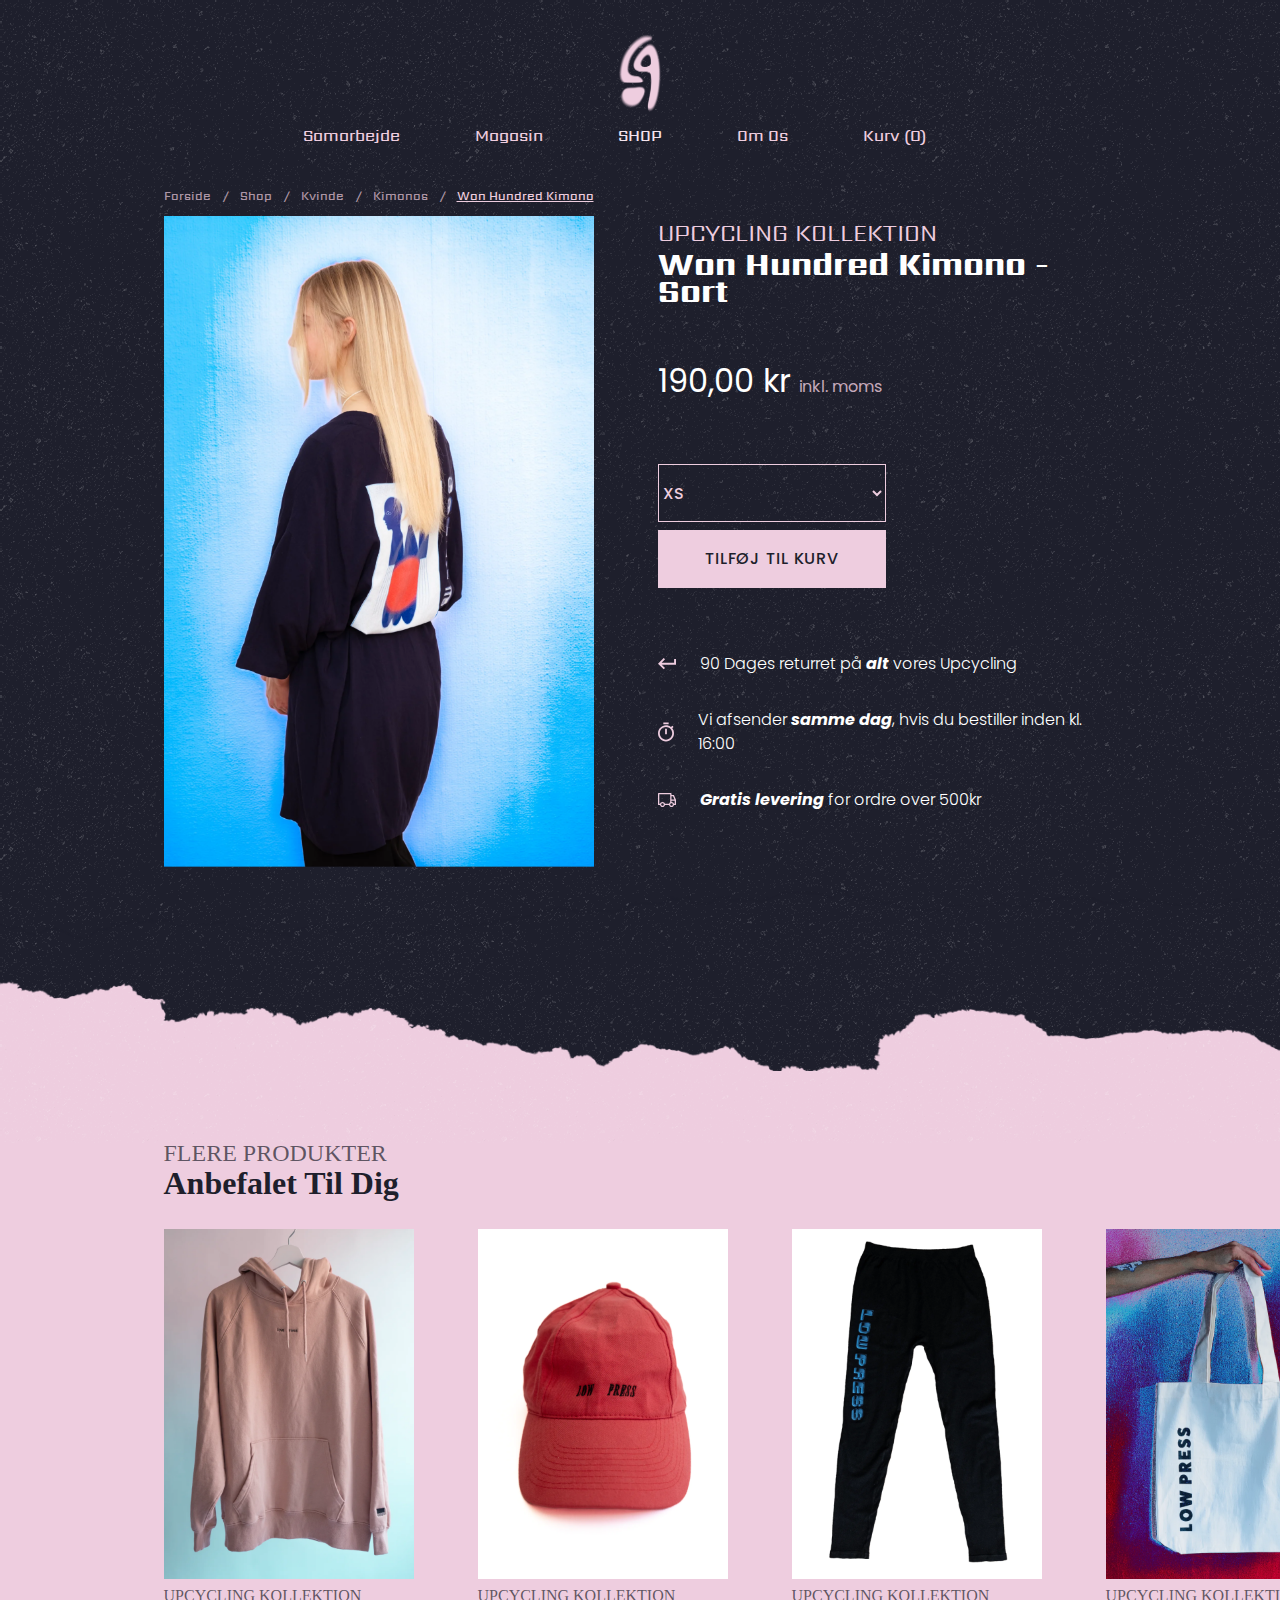
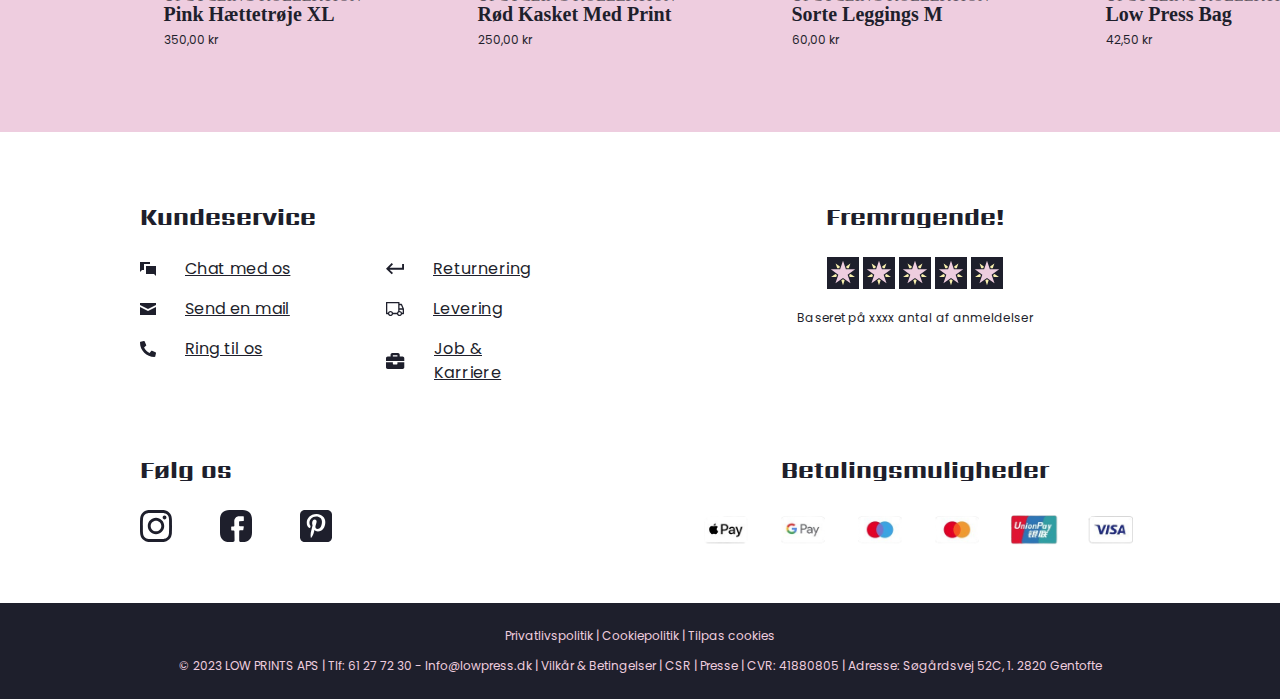
<file: won-hundred-kimono-sort.html>
<!DOCTYPE html>
<html lang="da">
<head>
    <META NAME="ROBOTS" CONTENT="NOINDEX, NOFOLLOW"> <!--Krav af opgavebeskrivelse-->
    <meta charset="UTF-8">
    <meta http-equiv="X-UA-Compatible" content="IE=edge">
    <meta name="viewport" content="width=device-width, initial-scale=1.0">
    <link rel="stylesheet" href="css/skeleton-stylesheet.css">
    <link rel="stylesheet" href="css/productpage-stylesheet.css">
    <link rel="icon" type="image/x-icon" href="/images/LowPress_Logo_Pink.svg">
    <script src="mobile-nav.js"></script>
    <title>Won Hundred Kimono Sort / Upcycling Kollektion / LowPress</title>
</head>
<body style="background-image: none; overflow-x: hidden;">
    
    <div id="texture" style="z-index: -1;">

    </div> 
    <!--NAV SKREVET AF LUKAS-->
    <div class="mobile" id="mobileMenu" style="display: none;">
        <div id="mobileMenuContainer">
            <div id="mobileMenuClose">
                x
            </div>
            <nav id="mobileMenuNav">
                <a href="produktoverblik.html">SHOP</a>
                <a href="">Kurv (0)</a>
                <a href="magazin.html">Magasin</a>
                <a href="about.html">Om Os</a>
                <a href="">Samarbejde</a>   
            </nav>
        </div>
    </div>
    
    <nav class="desktop foreground" id="deskNav">
        <div id="frontpage">
            <a href="index.html"><img src="images/LowPress_Logo_Pink.svg" alt="LowPress' unikke pinke logo"></a>
        </div>
        <div id="navBar">
            <a href="">Samarbejde</a>
            <a href="magazin.html">Magasin</a>
            <a href="produktoverblik.html" style="color:#F4E3ED;">SHOP</a>
            <a href="about.html">Om Os</a>
            <a href="">Kurv (0)</a>
        </div>
    </nav>
    <nav class="mobile" id="mobileNav">
        <a href="index.html"><img src="images/LowPress_Logo_Pink.svg" alt="LowPress' unikke pinke logo" id="logo"></a>
        <img src="images/Burgermenu_ikon.svg" alt="Ikon for burgermenu" id="burgermenu" style="cursor: pointer;">
    </nav>

    <div id="maincontent">
        <div id="product">
            <pre class="desktop">Forside    /    Shop    /    Kvinde    /    Kimonos    /    <a href="" style="color: #EECDDF;">Won Hundred Kimono</a></pre> <!--Brødkrummer-->
            <pre class="mobile">Forside    /    Shop    /    Kvinde    /    Kimonos    /   <br><a href="" style="color: #EECDDF;">Won Hundred Kimono</a></pre> <!--Brødkrummer-->
            <div id="mainProduct">
                <div id="productImages">
                    <img src="images/won_hundred_kimono_sort_upcycling_1.png" alt="" id="mainImage">
                    <div id="imagePreview">

                    </div>
                </div>
                <div id="productUI">
                    <h2>Upcycling Kollektion</h2>
                    <h1>Won Hundred Kimono - Sort</h1>
                    <p id="price">190,00 kr <span style="color:#EECDDF; font-size: 16px; opacity: 80%;">inkl. moms</span></p>
                    <div id="productActions">
                        <select name="størrelse">
                            <option value="XS">XS</option>
                            <option value="S">S</option>
                            <option value="M">M</option>
                            <option value="L">L</option>
                            <option value="XL">XL</option>
                        </select>
                        <button>
                            Tilføj til kurv
                        </button>
                    </div>
                    <div id="persuasive">
                        <div class="perEl">
                            <img src="images/Returnering_pink_ikon.svg" alt="">
                            <p>90 Dages returret på <span style="font-style: italic; font-weight: 700;">alt</span> vores Upcycling</p>
                        </div>
                        <div class="perEl">
                            <img src="images/Timer_pink_ikon.svg" alt="">
                            <p>Vi afsender <span style="font-style: italic; font-weight: 700;">samme dag</span>, hvis du bestiller inden kl. 16:00</p>
                        </div>
                        <div class="perEl">
                            <img src="images/Levering_pink_ikon.svg" alt="">
                            <p><span style="font-style: italic; font-weight: 700;">Gratis levering</span> for ordre over 500kr</p>
                        </div>
                    </div>
                </div>
            </div>
        </div>
        <div class="pageDivider">
            <img src="images/page_divider.png" style="z-index: -2;" alt="Dette er en page divider, som opdeler siden i dele">
        </div>

        <div id="recommendations" style="z-index: -30; position: relative;">
            <div id="recMain">
                <div id="recHeader">
                    <h2>Flere produkter</h2>
                    <h1>Anbefalet til dig</h1>
                </div>
                <div id="recContainer">
                    <div class="recProduct">
                        <img src="images/pink_hoodie_xl.png" alt="">
                        <h2>Upcycling Kollektion</h2>
                        <h1>Pink hættetrøje XL</h1>
                        <p>350,00 kr</p>
                    </div>
                    <div class="recProduct">
                        <img src="images/rød_kasket_cap.png" alt="">
                        <h2>Upcycling Kollektion</h2>
                        <h1>Rød Kasket med print</h1>
                        <p>250,00 kr</p>
                    </div>
                    <div class="recProduct">
                        <img src="images/sorte_leggings_medium.png" alt="">
                        <h2>Upcycling Kollektion</h2>
                        <h1>Sorte Leggings M </h1>
                        <p>60,00 kr</p>
                    </div>
                    <div class="recProduct">
                        <img src="images/lowpress_bag.png" alt="">
                        <h2>Upcycling Kollektion</h2>
                        <h1>Low Press Bag</h1>
                        <p>42,50 kr</p>
                    </div>
                    <div class="recProduct">
                        <img src="images/won_hundred_kimono_sort_upcycling_1.png" alt="">
                        <h2>Upcycling Kollektion</h2>
                        <h1>Won hundred kimono - sort</h1>
                        <p>190,00 kr</p>
                    </div> 
                </div>

            </div>
        </div>       
    </div>

    <footer>
        <div class="container">
            <div id="mainFooter">
                <div id="support">
                    <h2 class="footer-header">Kundeservice</h2>
                    <div id="Els"> <!--Els short for elements-->
                        <div class="elsSection"> <!--Section for contact elements-->
                            <div class="supEl"> <!--Support Element-->
                                <img src="images/Chatbesked_ikon.svg" alt="Ikon af chatbeskeder over hinanden">
                                <a href="">Chat med os</a>
                            </div>
                            <div class="supEl"> <!--Support Element-->
                                <img src="images/Mail_ikon.svg" alt="Ikon af et brev som repræsentere mail">
                                <a href="">Send en mail</a>
                            </div>
                            <div class="supEl"> <!--Support Element-->
                                <img src="images/Telefon_ikon.svg" alt="Ikon af en gammeldags telefon">
                                <a href="">Ring til os</a>
                            </div>
                        </div>
                        <div class="elsSection"> <!--Section for other support elements-->
                            <div class="supEl"> <!--Support Element-->
                                <img src="images/Returnering_ikon.svg" alt="Ikon af en pil som buer og peger bagud">
                                <a href="">Returnering</a>
                            </div>
                            <div class="supEl"> <!--Support Element-->
                                <img src="images/Levering_ikon.svg" alt="Ikon af en lastbil">
                                <a href="">Levering</a>
                            </div>
                            <div class="supEl"> <!--Support Element-->
                                <img src="images/Job_ikon.svg" alt="Ikon af en kuffert">
                                <a href="">Job & Karriere</a>
                            </div>
                        </div>
                    </div>
    
                </div>
                <div id="trustpilot">
                    <h2 class="footer-header" style="text-align: center;">Fremragende!</h2>
                    <div id="trustpilotContainer">
                        <div id="stars">
                            <img src="images/Stjerne_ikon.svg" alt="Ikon af en stjerne, som er en del af 5 stjerner der repræsenterer anmeldelser">
                            <img src="images/Stjerne_ikon.svg" alt="Ikon af en stjerne, som er en del af 5 stjerner der repræsenterer anmeldelser">
                            <img src="images/Stjerne_ikon.svg" alt="Ikon af en stjerne, som er en del af 5 stjerner der repræsenterer anmeldelser">
                            <img src="images/Stjerne_ikon.svg" alt="Ikon af en stjerne, som er en del af 5 stjerner der repræsenterer anmeldelser">
                            <img src="images/Stjerne_ikon.svg" alt="Ikon af en stjerne, som er en del af 5 stjerner der repræsenterer anmeldelser">
                        </div>
                        <p>Baseret på xxxx antal af anmeldelser</p>
                    </div>
                    
                </div>
                <div id="SoMe">
                    <h2 class="footer-header">Følg os</h2>
                    <div id="SoMeContainer">
                        <a href="https://www.instagram.com/low_press/"><img src="images/Instagram_logo.svg" alt="Logo til SoMe-platformen Instagram"></a>
                        <a href="https://www.facebook.com/Lowpress21/"><img src="images/Facebook_logo.svg" alt="Logo til SoMe-platformen Facebook"></a>
                        <a href=""><img src="images/Pinterest_logo.svg" alt="Logo til SoMe-platformen Pinterest"></a>
                    </div>
                </div>
                <div id="payments">
                    <h2 class="footer-header" style="text-align: center;">Betalingsmuligheder</h2>
                    <img src="images/Betalingsmuligheder_ikoner.png" alt="Ikoner af diverse Betalingsmuligheder">
                </div>
            </div>
            <div id="subFooter">
                <p>Privatlivspolitik | Cookiepolitik | Tilpas cookies</p>
                <p>© 2023 LOW PRINTS APS | Tlf: ​61 27 72 30 - Info@lowpress.dk | Vilkår & Betingelser | CSR | Presse | CVR: 41880805 | Adresse: Søgårdsvej 52C, 1. 2820 Gentofte</p>
            </div>  
        </div>
        
    </footer>
</body>
</html>
</file>
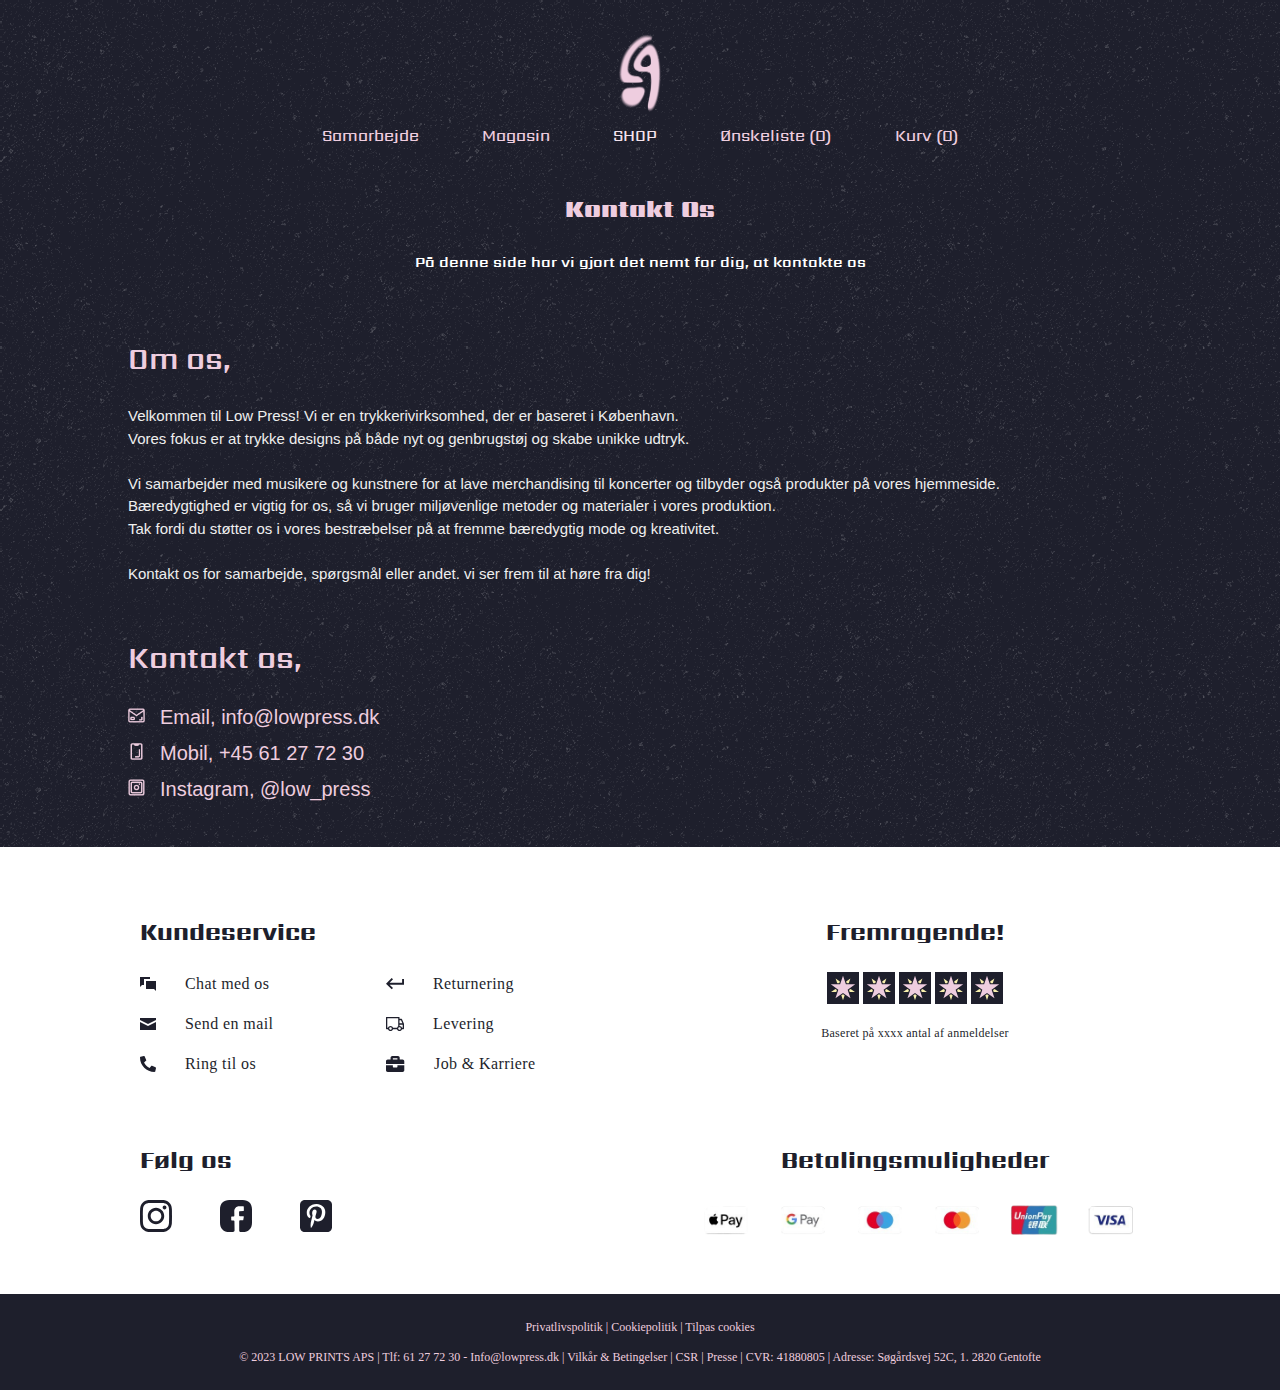
<file: Semesteropgave-main/about.html>
<!DOCTYPE html>
<html lang="da">
<head>
    <meta charset="UTF-8">
    <meta http-equiv="X-UA-Compatible" content="IE=edge">
    <meta name="viewport" content="width=device-width, initial-scale=1.0">
    <link rel="stylesheet" href="css/skeleton-stylesheet.css">
    <link rel="stylesheet" href="css/produktoverblik.css">
    <title>Kontakt os - LowPress</title>
</head>
<body>
    <nav class="desktop" id="deskNav">
        <div id="frontpage">
            <img src="images/LowPress_Logo_Pink.svg" alt="LowPress' unikke pinke logo">
        </div>
        <div id="navBar">
            <a href="">Samarbejde</a>
            <a href="">Magasin</a>
            <a href="" style="color:#F4E3ED;">SHOP</a>
            <a href="">Ønskeliste (0)</a>
            <a href="">Kurv (0)</a>
        </div>
    </nav>
    <nav class="mobile" id="mobileNav">
        <img src="images/LowPress_Logo_Pink.svg" alt="LowPress' unikke pinke logo" id="logo">
        <img src="images/Burgermenu_ikon.svg" alt="Ikon for burgermenu" id="burgermenu">
    </nav>
    
    <!--LAV JERES KODE HER-->

    <h1 class="mainheader">Kontakt Os</h1>
    <h3 class="header">På denne side har vi gjort det nemt for dig, at kontakte os</h3>

    <h1 class="aboutheader">Om os,</h1>
    <p class="about_us">
        Velkommen til Low Press! Vi er en trykkerivirksomhed, der er baseret i København. <br> 
        Vores fokus er at trykke designs på både nyt og genbrugstøj og skabe unikke udtryk. <br><br>
        Vi samarbejder med musikere og kunstnere for at lave merchandising til koncerter og tilbyder også produkter på vores hjemmeside. <br> 
        Bæredygtighed er vigtig for os, så vi bruger miljøvenlige metoder og materialer i vores produktion. <br>
        Tak fordi du støtter os i vores bestræbelser på at fremme bæredygtig mode og kreativitet. <br><br>
        Kontakt os for samarbejde, spørgsmål eller andet. vi ser frem til at høre fra dig!</p>

        <h1 class="aboutheader">Kontakt os,</h1>
        <div class="padding_contact">
        <img src="./images/icon-mail.png" class="icons" alt="mail" loading="lazy"><a class="a-contact" href="mailto:info@lowpress.dk"><span class="span-contact">Email,</span> info@lowpress.dk</a>
        <br>
        <img src="./images/icon-call.png" class="icons" alt="call" loading="lazy"><a class="a-contact" href="tel:+4561277230"><span class="span-contact">Mobil,</span> +45 61 27 72 30</a>
        <br>
        <img src="./images/icon-instagram.png" class="icons" alt="instagram" loading="lazy"><a class="a-contact" href="https://www.instagram.com/low_press/"><span class="span-contact">Instagram,</span> @low_press</a>
    </div>
</div>
</section>
</div>

    <footer>
        <div class="container">
            <div id="mainFooter">
                <div id="support">
                    <h2 class="footer-header">Kundeservice</h2>
                    <div id="Els"> <!--Els short for elements-->
                        <div class="elsSection"> <!--Section for contact elements-->
                            <div class="supEl"> <!--Support Element-->
                                <img src="images/Chatbesked_ikon.svg" alt="Ikon af chatbeskeder over hinanden">
                                <a href="">Chat med os</a>
                            </div>
                            <div class="supEl"> <!--Support Element-->
                                <img src="images/Mail_ikon.svg" alt="Ikon af et brev som repræsentere mail">
                                <a href="">Send en mail</a>
                            </div>
                            <div class="supEl"> <!--Support Element-->
                                <img src="images/Telefon_ikon.svg" alt="Ikon af en gammeldags telefon">
                                <a href="">Ring til os</a>
                            </div>
                        </div>
                        <div class="elsSection"> <!--Section for other support elements-->
                            <div class="supEl"> <!--Support Element-->
                                <img src="images/Returnering_ikon.svg" alt="Ikon af en pil som buer og peger bagud">
                                <a href="">Returnering</a>
                            </div>
                            <div class="supEl"> <!--Support Element-->
                                <img src="images/Levering_ikon.svg" alt="Ikon af en lastbil">
                                <a href="">Levering</a>
                            </div>
                            <div class="supEl"> <!--Support Element-->
                                <img src="images/Job_ikon.svg" alt="Ikon af en kuffert">
                                <a href="">Job & Karriere</a>
                            </div>
                        </div>
                    </div>
    
                </div>
                <div id="trustpilot">
                    <h2 class="footer-header" style="text-align: center;">Fremragende!</h2>
                    <div id="trustpilotContainer">
                        <div id="stars">
                            <img src="images/Stjerne_ikon.svg" alt="Ikon af en stjerne, som er en del af 5 stjerner der repræsenterer anmeldelser">
                            <img src="images/Stjerne_ikon.svg" alt="Ikon af en stjerne, som er en del af 5 stjerner der repræsenterer anmeldelser">
                            <img src="images/Stjerne_ikon.svg" alt="Ikon af en stjerne, som er en del af 5 stjerner der repræsenterer anmeldelser">
                            <img src="images/Stjerne_ikon.svg" alt="Ikon af en stjerne, som er en del af 5 stjerner der repræsenterer anmeldelser">
                            <img src="images/Stjerne_ikon.svg" alt="Ikon af en stjerne, som er en del af 5 stjerner der repræsenterer anmeldelser">
                        </div>
                        <p>Baseret på xxxx antal af anmeldelser</p>
                    </div>
                    
                </div>
                <div id="SoMe">
                    <h2 class="footer-header">Følg os</h2>
                    <div id="SoMeContainer">
                        <a href="https://www.instagram.com/low_press/"><img src="images/Instagram_logo.svg" alt="Logo til SoMe-platformen Instagram"></a>
                        <a href="https://www.facebook.com/Lowpress21/"><img src="images/Facebook_logo.svg" alt="Logo til SoMe-platformen Facebook"></a>
                        <a href=""><img src="images/Pinterest_logo.svg" alt="Logo til SoMe-platformen Pinterest"></a>
                    </div>
                </div>
                <div id="payments">
                    <h2 class="footer-header" style="text-align: center;">Betalingsmuligheder</h2>
                    <img src="images/Betalingsmuligheder_ikoner.png" alt="Ikoner af diverse Betalingsmuligheder">
                </div>
            </div>
            <div id="subFooter">
                <p>Privatlivspolitik | Cookiepolitik | Tilpas cookies</p>
                <p>© 2023 LOW PRINTS APS | Tlf: ​61 27 72 30 - Info@lowpress.dk | Vilkår & Betingelser | CSR | Presse | CVR: 41880805 | Adresse: Søgårdsvej 52C, 1. 2820 Gentofte</p>
            </div>  
        </div>
        
    </footer>
</body>
<script src="js-thais.js"></script>
</html>
</file>
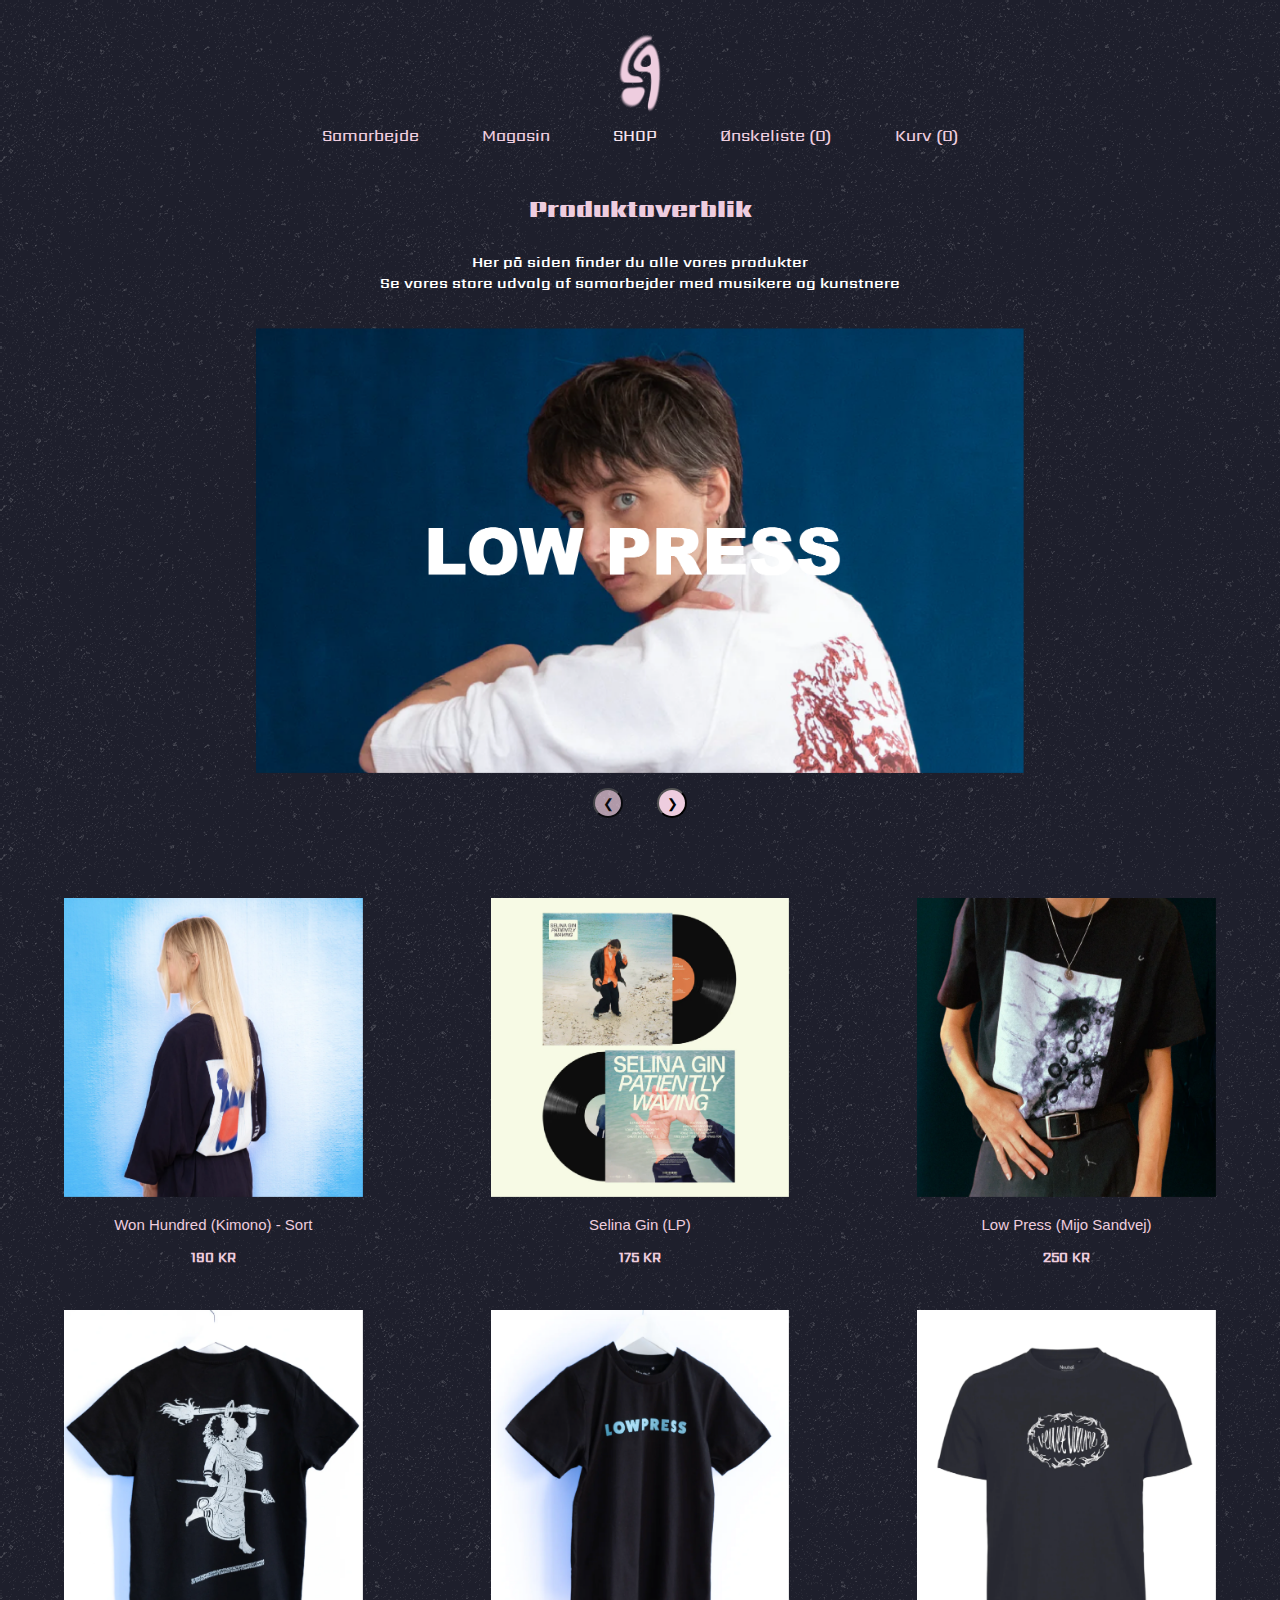
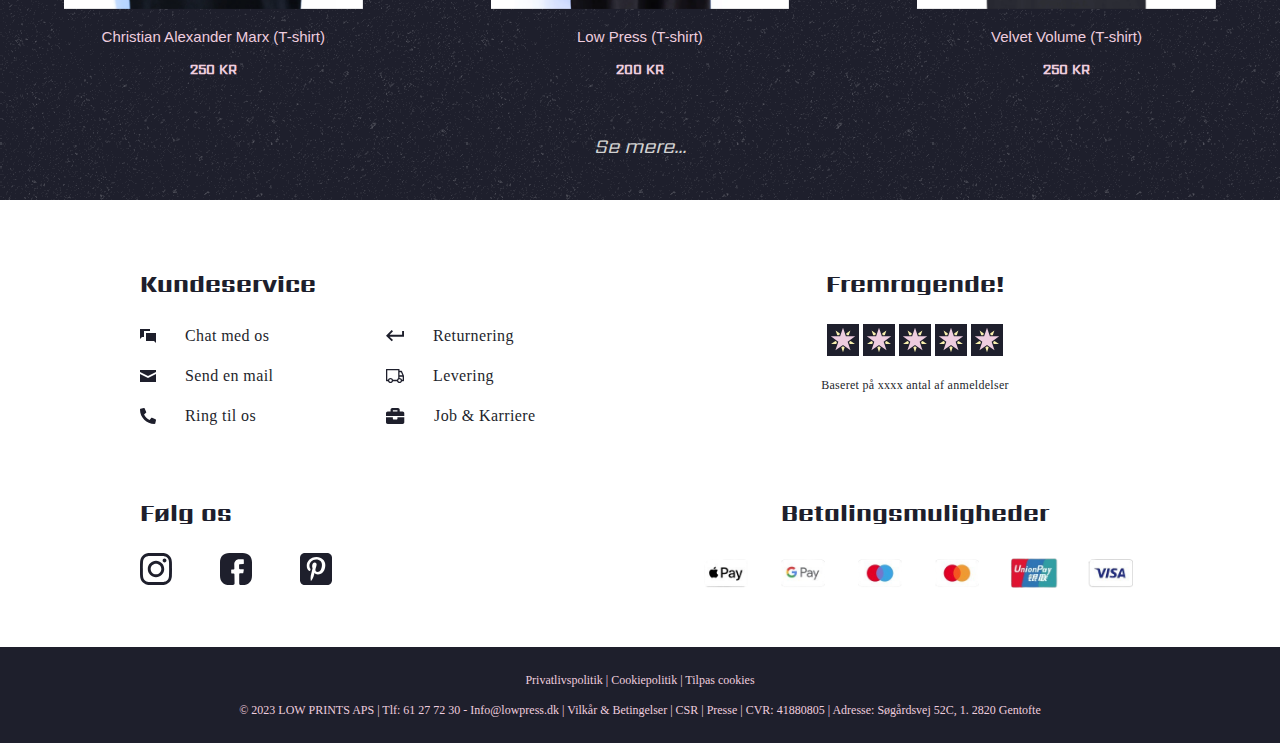
<file: Semesteropgave-main/produktoverblik.html>
<!DOCTYPE html>
<html lang="da">
<head>
    <meta charset="UTF-8">
    <meta http-equiv="X-UA-Compatible" content="IE=edge">
    <meta name="viewport" content="width=device-width, initial-scale=1.0">
    <link rel="stylesheet" href="css/skeleton-stylesheet.css">
    <link rel="stylesheet" href="css/produktoverblik.css">
    <title>Se alle vores produkter - LowPress</title>
</head>
<body>
    <nav class="desktop" id="deskNav">
        <div id="frontpage">
            <img src="images/LowPress_Logo_Pink.svg" alt="LowPress' unikke pinke logo">
        </div>
        <div id="navBar">
            <a href="">Samarbejde</a>
            <a href="">Magasin</a>
            <a href="" style="color:#F4E3ED;">SHOP</a>
            <a href="">Ønskeliste (0)</a>
            <a href="">Kurv (0)</a>
        </div>
    </nav>
    <nav class="mobile" id="mobileNav">
        <img src="images/LowPress_Logo_Pink.svg" alt="LowPress' unikke pinke logo" id="logo">
        <img src="images/Burgermenu_ikon.svg" alt="Ikon for burgermenu" id="burgermenu">
    </nav>
    
    <!--LAV JERES KODE HER-->

    <h1 class="mainheader">Produktoverblik</h1>
    <h3 class="header">Her på siden finder du alle vores produkter<br>Se vores store udvalg af samarbejder med musikere og kunstnere</h3>

    <div class="slideshow">
    <img class="mySlides" src="images/lowpress_slideshow.png">
    <img class="mySlides" src="images/selinagin_slideshow.png">
    <img class="mySlides" src="images/velvetvolume_slideshow.png">

    <button class="buttonleft" onclick="plusDivs(-1)">&#10094;</button>
    <button class="buttonright" onclick="plusDivs(+1)">&#10095;</button>
    </div>

    <div class="spaceing"></div>

    <div class="row">
        <div class="column">
            <a href="won-hundred-kimono-sort.html">
          <img class="center" src="images/pro1.png" alt="" style="width:70%">
          <p class="maintext">Won Hundred (Kimono) - Sort</p>
          <p class="price">190 KR</p></a>
        </div>
        <div class="column">
          <img class="center" src="images/pro2.png" alt="" style="width:70%">

          <p class="maintext">Selina Gin (LP)</p>
          <p class="price">175 KR</p>
        </div>
        <div class="column">
          <img class="center" src="images/pro3.png" alt="" style="width:70%">
          <p class="maintext">Low Press (Mijo Sandvej)</p>
          <p class="price">250 KR</p>
        </div>
      </div>

      <div class="gap"></div>

      <div class="row">
        <div class="column">
          <img class="center" src="images/pro4.png" alt="" style="width:70%">
          <p class="maintext">Christian Alexander Marx (T-shirt)</p>
          <p class="price">250 KR</p>
        </div>
        <div class="column">
          <img class="center" src="images/pro5.png" alt="" style="width:70%">
          <p class="maintext">Low Press (T-shirt)</p>
          <p class="price">200 KR</p>
        </div>
        <div class="column">
          <img class="center" src="images/pro6.png" alt="" style="width:70%">
          <p class="maintext">Velvet Volume (T-shirt)</p>
          <p class="price">250 KR</p>
        </div>
      </div>

      <div class="ref">
      <p class="se_mere">Se mere...</p>
      </div>

    <footer>
        <div class="container">
            <div id="mainFooter">
                <div id="support">
                    <h2 class="footer-header">Kundeservice</h2>
                    <div id="Els"> <!--Els short for elements-->
                        <div class="elsSection"> <!--Section for contact elements-->
                            <div class="supEl"> <!--Support Element-->
                                <img src="images/Chatbesked_ikon.svg" alt="Ikon af chatbeskeder over hinanden">
                                <a href="">Chat med os</a>
                            </div>
                            <div class="supEl"> <!--Support Element-->
                                <img src="images/Mail_ikon.svg" alt="Ikon af et brev som repræsentere mail">
                                <a href="">Send en mail</a>
                            </div>
                            <div class="supEl"> <!--Support Element-->
                                <img src="images/Telefon_ikon.svg" alt="Ikon af en gammeldags telefon">
                                <a href="">Ring til os</a>
                            </div>
                        </div>
                        <div class="elsSection"> <!--Section for other support elements-->
                            <div class="supEl"> <!--Support Element-->
                                <img src="images/Returnering_ikon.svg" alt="Ikon af en pil som buer og peger bagud">
                                <a href="">Returnering</a>
                            </div>
                            <div class="supEl"> <!--Support Element-->
                                <img src="images/Levering_ikon.svg" alt="Ikon af en lastbil">
                                <a href="">Levering</a>
                            </div>
                            <div class="supEl"> <!--Support Element-->
                                <img src="images/Job_ikon.svg" alt="Ikon af en kuffert">
                                <a href="">Job & Karriere</a>
                            </div>
                        </div>
                    </div>
    
                </div>
                <div id="trustpilot">
                    <h2 class="footer-header" style="text-align: center;">Fremragende!</h2>
                    <div id="trustpilotContainer">
                        <div id="stars">
                            <img src="images/Stjerne_ikon.svg" alt="Ikon af en stjerne, som er en del af 5 stjerner der repræsenterer anmeldelser">
                            <img src="images/Stjerne_ikon.svg" alt="Ikon af en stjerne, som er en del af 5 stjerner der repræsenterer anmeldelser">
                            <img src="images/Stjerne_ikon.svg" alt="Ikon af en stjerne, som er en del af 5 stjerner der repræsenterer anmeldelser">
                            <img src="images/Stjerne_ikon.svg" alt="Ikon af en stjerne, som er en del af 5 stjerner der repræsenterer anmeldelser">
                            <img src="images/Stjerne_ikon.svg" alt="Ikon af en stjerne, som er en del af 5 stjerner der repræsenterer anmeldelser">
                        </div>
                        <p>Baseret på xxxx antal af anmeldelser</p>
                    </div>
                    
                </div>
                <div id="SoMe">
                    <h2 class="footer-header">Følg os</h2>
                    <div id="SoMeContainer">
                        <a href="https://www.instagram.com/low_press/"><img src="images/Instagram_logo.svg" alt="Logo til SoMe-platformen Instagram"></a>
                        <a href="https://www.facebook.com/Lowpress21/"><img src="images/Facebook_logo.svg" alt="Logo til SoMe-platformen Facebook"></a>
                        <a href=""><img src="images/Pinterest_logo.svg" alt="Logo til SoMe-platformen Pinterest"></a>
                    </div>
                </div>
                <div id="payments">
                    <h2 class="footer-header" style="text-align: center;">Betalingsmuligheder</h2>
                    <img src="images/Betalingsmuligheder_ikoner.png" alt="Ikoner af diverse Betalingsmuligheder">
                </div>
            </div>
            <div id="subFooter">
                <p>Privatlivspolitik | Cookiepolitik | Tilpas cookies</p>
                <p>© 2023 LOW PRINTS APS | Tlf: ​61 27 72 30 - Info@lowpress.dk | Vilkår & Betingelser | CSR | Presse | CVR: 41880805 | Adresse: Søgårdsvej 52C, 1. 2820 Gentofte</p>
            </div>  
        </div>
        
    </footer>
</body>
<script src="js-thais.js"></script>
</html>
</file>
<file: css/skeleton-stylesheet.css>
@import url('https://fonts.googleapis.com/css2?family=Poppins:ital,wght@0,100;0,200;0,300;0,400;0,500;0,600;0,700;0,800;0,900;1,100;1,200;1,300;1,400;1,500;1,600;1,700;1,800;1,900&display=swap');

@font-face {
    font-family: SarpanchRegular;
    src: url('../fonts/Sarpanch-Regular.ttf');
}
@font-face {
    font-family: SarpanchMedium;
    src: url('../fonts/Sarpanch-Medium.ttf');
}
@font-face {
    font-family: SarpanchSemiBold;
    src: url('../fonts/Sarpanch-SemiBold.ttf');
}
@font-face {
    font-family: SarpanchBold;
    src: url('../fonts/Sarpanch-Bold.ttf');
}
@font-face {
    font-family: SarpanchExtraBold;
    src: url('../fonts/Sarpanch-ExtraBold.ttf');
}
@font-face {
    font-family: SarpanchBlack;
    src: url('../fonts/Sarpanch-Black.ttf');
}

body{
    background-color: #1e1f2c;
    background-image: url("../images/asfalt-light.png"); /*Image obtained from: https://www.transparenttextures.com/*/
    margin: 0;
}

#deskNav{
    padding: 32px 0px 32px 0px;
    display: flex;
    justify-content: center;
    align-items: center;
    flex-direction: column;

    transition: all 0.2s ease-in-out;
}

#frontpage img{
    width: 48px;
    margin-bottom: 12px;
}

#navBar{
    display: flex;
    width: 700px;
    justify-content: space-around;
    margin-left: -50px;
}

#navBar a{
    font-family: SarpanchMedium;
    text-decoration: none;
    color: #EECDDF;
    font-size: 16px;
    line-height: 76.5%;
    /* or 12px */

    text-align: center;
    transition: all 0.15s ease-in;
}

#navBar a:hover{
    text-shadow: 0px 0px 4px rgba(255, 255, 255, 0.75);
    letter-spacing: 0.19em;
    transition: all 0.15s ease-in;
}

footer{
    background: #ffff;
}

#mainFooter{
    width: 1000px;
    margin: 0 auto;
    padding-top: 48px;
    padding-bottom: 48px;

    display: flex;
    justify-content: space-between;
    flex-grow: 2;
    flex-wrap: wrap;
    row-gap: 48px;
}

@media only screen and (max-width: 1020px){
    #mainFooter{
        width: 100%;
        flex-wrap: wrap;
        gap: 12px;
    }
    footer{
        padding-left: 16px;
    }
    #subFooter{
        margin-left: -16px;
    }
}

.footer-header{
    font-family: SarpanchExtraBold;
    font-size: 24px;
    margin-bottom: 24px;
    color: #1e1f2c;
}

#payments{
    width: 450px;
}

#payments img{
    width: 450px;
}

@media only screen and (max-width: 500px){
    #payments img{
        width: 250px;
    }
}

#SoMe{
    width: 450px;
}

#SoMeContainer{
    display: flex;
    gap: 48px;
}

#trustpilot{
    width: 450px;
}

#trustpilotContainer{
    display: flex;
    justify-content: center;
    flex-direction: column;
    align-items: center;
}

#trustpilot p{
    font-family: 'Poppins';
    font-style: normal;
    font-weight: 400;
    font-size: 12px;
    line-height: 18px;
    text-align: center;
    letter-spacing: 0.025em;

    color: #1E1F2C;
    margin: 0;
    margin-top: 1rem;
}

#support{
    height: auto;
    width: 450px;
}

#Els{
    display: flex;
    flex-direction: row;
    row-gap: 16px;
    column-gap: 80px;
    flex-wrap: wrap;
}

.elsSection{
    display: flex;
    flex-direction: column;
    gap: 16px;
    width: 166px;
}

.supEl{
    display: flex;
    gap: 29px;
}

.supEl a{
    font-family: 'Poppins';
    font-style: normal;
    font-weight: 400;
    font-size: 16px;
    line-height: 24px;
    /* identical to box height */

    letter-spacing: 0.025em;

    color: #1E1F2C;
}

#subFooter{
    padding: 12px 12px 12px;
    background: #1e1f2c;
}

#subFooter p{
    width: 100%;

    font-family: 'Poppins';
    font-style: normal;
    font-weight: 400;
    font-size: 12px;
    line-height: 18px;
    /* identical to box height */

    text-align: center;

    color: #EECDDF;
}

@media only screen and (max-width: 704px){
    .desktop{
        display: none !important;
    }
    .mobile{
        display: block;
    }

    #mobileNav{
        padding: 16px 16px 16px 16px;
        display: flex;
        justify-content: space-between;
        align-items: center;
    }

    #logo{
        width: 48px;
    }

    #mobileMenu{
        height: 100vh;
        width: 100vh;
        overflow: hidden;
        background-color: #EECDDF;
    }

    #mobileMenuContainer{
        position: relative;
    }

    #mobileMenuNav{
        display: flex;
        flex-direction: column;
        gap: 48px;
        margin: 170px 0px 0px 48px;
    }

    #mobileMenuNav a{
        font-family: SarpanchRegular;
        font-style: normal;
        font-weight: 500;
        font-size: 32px;
        line-height: 45px;
        /* identical to box height */

        letter-spacing: 0.025em;

        color: #1E1F2C;
         text-decoration: none;
    }

    #mobileMenuClose{
        position: absolute;
        font-family: 'Poppins';
        font-size: 32px;
        color: #1E1F2C;
        left: 317px;
        top: -65px;
    }

    #texture{
        width: 100vw !important;
    }
}

@media only screen and (min-width: 705px)  {
    .mobile{
        display: none !important;
    }
    .desktop{
        display: block;
    }
}

#gap{
    height: 500px;
}
</file>
<file: css/landingpage-stylesheet.css>
.maincontainer{
    width: 1000px;
    margin: 0 auto;
}

.foreground{
    z-index: 10;
}

@media only screen and (max-width: 1030px){
    .maincontainer{
        overflow: hidden;
        width: 90%;
    }

    .upSeg{
        flex-direction: column !important;
    }

    #upConclusion p{
        width: 100% !important;
        height: auto !important;
    }
}

#texture{
    position: absolute;
    height: 380vh;
    width: 110vw;
    background-image: url("../images/asfalt-light.png"); /*Image obtained from: https://www.transparenttextures.com/*/

}

.pageDivider{
    width: 100vw;
    height: 200px;
    overflow: hidden;
    display: flex;
    justify-content: center;
}

.pageDivider img{
    height: 1232px;
    margin-top: -500px;
}

#hero{
    height: 522px;
}

#colSelect{
    display: flex;
    flex-direction: row;
    justify-content: space-evenly;
}

.colActive{
    font-family: SarpanchMedium;
    font-size: 16px;
    line-height: 117.5%;
    /* or 12px */

    text-align: center;
    letter-spacing: 0.055em;

    color: #EECDDF;
}

.colDeactive{
    font-family: SarpanchMedium;
    font-size: 16px;
    line-height: 117.5%;
    /* or 12px */

    text-align: center;
    letter-spacing: 0.055em;

    color: #EECDDF;
    opacity: 60%;
    transition: all 0.15s ease-in-out;
}

.colDeactive:hover{
    opacity: 100%;
    transition: all 0.15s ease-in-out;
}

.colHero{
    position: relative;
    height: 573px;
    display: flex;
    justify-content: center;
    align-items: center;
}

.colHero #colButton{
    height: 200px;
    padding: 0;
    border: none;
    background: none;
    transition: all 0.1s ease-in-out;
    opacity: 100%;
    margin-top: 90px;
    margin-right: -251px;
}

.colHero #colButton:hover{
    opacity: 70%;
    cursor: pointer;
    transition: all 0.1s ease-in-out;
    
}

.colHero #colButton img{
    height: 100%;
}

.hero-back{
    position: absolute;
    width: 100vw;
    z-index: -1;
}

.hero-front{
    position: absolute;
    margin-right: 234px;
    height: 500px;
}

#upcycling{
    height: 100%;
    background-color: #EECDDF;
    margin-top: -120px;
    padding-top: 156px;
}

#upcycling h1{
    font-family: SarpanchExtraBold;
    font-size: 48px;
    line-height: 64.5%;
    /* or 58px */

    letter-spacing: 0.055em;
    text-transform: capitalize;

    color: #1E1F2C;

}

#upSegments{
    display: flex;
    flex-direction: column;
    gap: 64px;
    margin: 32px 0px 0px 0px;
}

.upSeg{
    display: flex;
    flex-direction: row;
    align-items: center;
}

.upSeg p{
    font-family: 'Poppins';
    font-style: normal;
    font-weight: 400;
    font-size: 16px;
    line-height: 24px;

    color: #1E1F2C;

}

.upSeg img{
    height: 245px;
}

#upConclusion{
    display: flex;
    flex-direction: column;
    align-items: center;
}

#upConclusion p{
    width: 745.6px;
    height: 90px;

    font-family: 'Poppins';
    font-style: italic;
    font-weight: 400;
    font-size: 20px;
    line-height: 30px;
    text-align: center;

    color: #1E1F2C;
}

#upConclusion img{
    width: 315px;
}
</file>
<file: css/produktoverblik.css>
@font-face {
    font-family: SarpanchRegular;
    src: url('../fonts/Sarpanch-Regular.ttf');
}
@font-face {
    font-family: SarpanchMedium;
    src: url('../fonts/Sarpanch-Medium.ttf');
}
@font-face {
    font-family: SarpanchSemiBold;
    src: url('../fonts/Sarpanch-SemiBold.ttf');
}
@font-face {
    font-family: SarpanchBold;
    src: url('../fonts/Sarpanch-Bold.ttf');
}
@font-face {
    font-family: SarpanchExtraBold;
    src: url('../fonts/Sarpanch-ExtraBold.ttf');
}
@font-face {
    font-family: SarpanchBlack;
    src: url('../fonts/Sarpanch-Black.ttf');
}

a:hover, a:visited, a:link, a:active
{
    text-decoration: none;
}

.mainheader {
    font-family: SarpanchBlack;
    text-align: center;
    color: #EECDDF;
    font-size: 25px
}

.header {
    font-family: SarpanchSemiBold;
    text-align: center;
    color: #FFFFFF;
    font-size: 15px;
    padding-bottom: 10px;
    margin: 25px;
}

.slideshow {
    text-align: center;
}

.mySlides {
    display: block;
    margin-left: auto;
    margin-right: auto;
    width: 60%;  
    padding-bottom: 15px;
}

.buttonleft {
    border-radius: 15px;
    background-color: #EECDDF;
    width: 30px;
    height: 30px;
    margin-right: 15px;
    opacity: 70%;
}

.buttonright {
    border-radius: 15px;
    background-color: #EECDDF;
    width: 30px;
    height: 30px;
    margin-left: 15px;
}

@media only screen and (min-width: 650px) {
* {
    box-sizing: border-box;
}

.spaceing {
    padding: 40px;
}

.maintext {
    color: #EECDDF;
    font-family: Arial, Helvetica, sans-serif;
    font-size: 15px;
}

.column:hover {
    opacity: 70%;
}

.price {
    color: #EECDDF;
    font-family: SarpanchMedium;
    font-size: 13px;
    font-weight: bold;
}

.ref {
    text-align: center;
    padding-bottom: 20px;
    padding-top: 20px;
}

.se_mere {
    font-size: 20px;
    color: #d1d1d1;
    font-style: italic;
    font-family: SarpanchRegular;
}

.gap {
    padding-top: 30px;
}

.se_mere:hover {
    color: #EECDDF;
    font-family: SarpanchExtraBold;
}
  
.column {
    text-align: center;
    float: left;
    width: 33.33%;
    margin-left: auto;
    margin-right: auto;
}
  
.row::after {
    content: "";
    clear: both;
    display: table;
}
}

@media only screen and (max-width: 650px) {
* {
    box-sizing: border-box;
}

.spaceing {
    padding: 20px;
}
  
.center {
  display: block;
  margin-left: auto;
  margin-right: auto;
  width: 50%;
}

.maintext {
    color: #EECDDF;
    font-family: Arial, Helvetica, sans-serif;
    font-size: 15px;
    text-align: center;
}

.price {
    color: #EECDDF;
    font-family: SarpanchMedium;
    font-size: 13px;
    font-weight: bold;
    text-align: center;
    padding-bottom: 15px;
}

.ref {
    text-align: center;
    padding-bottom: 20px;
    padding-top: 10px;
}

.se_mere {
    font-size: 20px;
    color: #d1d1d1;
    font-style: italic;
    font-family: SarpanchRegular;
}
}

/* lidt ekstra til kontakt / om os siden*/

.aboutheader {
    font-size: 30px;
    color: #EECDDF;
    font-family: SarpanchSemiBold;
    padding-left: 10%;
    padding-right: 30%;
    padding-top: 30px;
}

.about_us {
    font-size: 15px;
    color: #efefef;
    font-family: Arial, Helvetica, sans-serif;
    font-weight: 500;
    padding-left: 10%;
    padding-right: 70px;
    padding-top: 5px;
    line-height: 1.5;
}

.a-contact {
    color: #EECDDF;
    font-family: Arial, Helvetica, sans-serif;
    font-size: 20px;
    line-height: 1.8;
}

a:hover { 
    color: #ffffff;
    font-weight: lighter;
    font-style: italic;
}

.icons {
    padding-right: 15px;
    width: 32px;
}

.padding_contact {
    padding-left: 10%;
    padding-bottom: 40px;
}
</file>
<file: css/artikel.css>
@import url('https://fonts.googleapis.com/css2?family=Poppins:wght@500&display=swap');

#artikelhero {
    background-image: url("../images/lowpresshistoriephone.png");
    background-size: cover;
    background-repeat: no-repeat;
    background-position: center;
   width: 100%;
   height: 350px;
}

#h1 {
    display: flex;
    justify-content: center;
    align-items: center;
    font-family: SarpanchBold;
    color: white;
    text-transform: uppercase;
    margin-bottom: -20px;
}

#h2 {
    font-weight: 500;
    text-align: center;
    font-family: 'Poppins', sans-serif;
    display: flex;
    justify-content: center;
    align-items: center;
    color: white;
    text-transform: uppercase;
    padding: 0 30rem;
}
 h3 {
display: flex;
font-family: SarpanchMedium;
font-size: 32px;
color: #EECDDF;
text-decoration-line: underline;
text-decoration-thickness: 3px;
text-transform: uppercase;
padding-bottom: 20px;
margin: 0;

}

.timeline-item {
    border-left: 3px solid #EECDDF;
    padding: 1rem 2rem;
    position: relative;
}

.timeline-item::before {
    content: ' ';
    position: absolute;
    width: 2rem;
    top: 0rem;
    border-top: 3px solid #EECDDF;
    left: 0;
}

.timeline-item .title {
    font-family: sarpanchextrabold;
    color: #EECDDF;
    font-weight: bold;
    text-transform: uppercase;
    font-size: 24px;
    position: absolute;
    top: -0.8rem;
    padding-left: 10px;
}

.timeline-item .subtitle {
    font-family: 'Poppins', sans-serif;
    font-weight: 400;
    color: #EECDDF;
    font-weight: bold;
    text-transform: uppercase;
    font-size: 18px;
    padding-left: 10px;
}

.timeline-item img {
    padding-left: 10px;
}

.center {
    display: flex;
    justify-content: center;
    align-items: center;
}

@media only screen and (max-width: 769px) {
    #h1 {
        font-size: 24px !important;
        display: flex;
        justify-content: center;
        align-items: center;
        font-family: SarpanchBold;
        color: white;
        text-transform: uppercase;
        margin-bottom: -10px;
        font-size: 30px;
    }
    
    #h2 {
        font-size: 16px;
        font-weight: 500;
        text-align: center;
        font-family: 'Poppins', sans-serif;
        display: flex;
        justify-content: center;
        align-items: center;
        color: white;
        text-transform: uppercase;
        padding: 0 5rem;
    }

    h3 {
        display: flex;
        font-family: SarpanchMedium;
        font-size: 22px;
        color: #EECDDF;
        text-decoration-line: underline;
        text-decoration-thickness: 3px;
        text-transform: uppercase;
        padding-bottom: 15px;
        margin: 0;
    }

    .timeline-item img {
        padding-left: 5px;
        width: 330px;
        height: auto;
    }

    .timeline-item .title {
        font-family: sarpanchextrabold;
        color: #EECDDF;
        font-weight: bold;
        text-transform: uppercase;
        font-size: 16px;
        position: absolute;
        top: -0.8rem;
        padding-left: 5px;
    }
    
    .timeline-item .subtitle {
        font-family: 'Poppins', sans-serif;
        font-weight: 400;
        color: #EECDDF;
        font-weight: bold;
        text-transform: uppercase;
        font-size: 14px;
        margin-top: -8px;
        padding-left: 5px;
    }
}
</file>
<file: css/magasin.css>
@import url('https://fonts.googleapis.com/css2?family=Poppins:wght@500&display=swap');


body {
    position: absolute;
    width: 100vw;
    background-image: url("../images/asfalt-light.png"); /*Image obtained from: https://www.transparenttextures.com/*/
}

#lowpress {
    background-image: url("../images/lowpresshistoriepc.png");
    background-size: cover;
    background-repeat: no-repeat;
    background-position: center;
   width: 100%;
   height: 350px;
}

h1 {
    display: flex;
    justify-content: center;
    align-items: center;
    font-family: SarpanchBold;
    color: white;
    text-transform: uppercase;
    margin-bottom: -20px;
    margin-top: 20px;
}

h2 {
    font-family: 'Poppins', sans-serif;
    display: flex;
    justify-content: center;
    align-items: center;
    color: white;
    text-transform: uppercase;
    margin-top: 8px;
    margin-bottom: 10px;
}

h3 {
    display: flex;
    font-family: SarpanchMedium;
    font-size: 36px;
    color: #EECDDF;
    text-decoration-line: underline;
    text-decoration-thickness: 3px;
    text-transform: uppercase;
    padding-bottom: 20px;
    margin: 0;
    
}

h4 {
    font-size: 28px;
    font-family: 'Poppins', sans-serif;
    color: #EECDDF;
    text-transform: uppercase;
    margin: 0;
}

.flex-first {
    display: flex;
    flex-wrap: wrap;
    justify-content: center;
    width: 100%;
    height: 500px;
    gap: 2rem;
    margin-bottom: 40px;
    align-items: end; 
}

.flex {
    display: flex;
    flex-direction: column;
    justify-content: center;
    margin: 0;
}


@media only screen and (max-width: 769px) {
    h3 {
        display: flex;
        font-family: SarpanchMedium;
        font-size: 30px;
        color: #EECDDF;
        text-decoration-line: underline;
        text-decoration-thickness: 3px;
        text-transform: uppercase;
        padding-bottom: 10px;
        margin: 0;
        position: sticky;
    }
    .flex-first {
        padding-left: 20px;
        display: flex;
        justify-content: start;
        width: 100%;
        height: 400px;
        gap: 1rem;
        margin-bottom: 20px;
        overflow: auto;
        flex-wrap: nowrap;
    }

    .flex-first::-webkit-scrollbar{
        display: none;
      }

    h4 {
        font-size: 20px;
        font-family: 'Poppins', sans-serif;
        color: #EECDDF;
        text-transform: uppercase;
        margin: 0;
    }

    .category-image {
        width: 300px;
        height: 300px;
    }

    #lowpress {
        background-image: url("../images/lowpresshistoriephone.png");
        background-repeat: no-repeat;
        background-size: cover;
        background-position: center;
       width: 100%;
       height: 400px;
    }
    

    h1 {
        font-size: 30px;
        text-align: center;
        display: flex;
        justify-content: center;
        align-items: center;
        font-family: SarpanchBold;
        color: white;
        text-transform: uppercase;
        margin: 0;
        margin-top: 20px;
        margin-bottom: -5px;
        line-height: 80%;
    }

    h2 {
        font-size: 16px;
        font-family: 'Poppins', sans-serif;
        display: flex;
        justify-content: center;
        align-items: center;
        color: white;
        text-transform: uppercase;
    }
}
</file>
<file: css/productpage-stylesheet.css>
#texture{
    position: absolute;
    height: 127vh;
    width: 110vw;
    background-image: url("../images/asfalt-light.png"); /*Image obtained from: https://www.transparenttextures.com/*/

}

.pageDivider{
    width: 110vw;
    height: 200px;
    overflow: hidden;
    display: flex;
    justify-content: center;
}

.pageDivider img{
    height: 1232px;
    margin-top: -500px;
}

#product{
    width: 953px;
    margin: 0 auto;
}

#product pre{
    font-family: SarpanchMedium;
    font-style: normal;
    font-weight: 500;
    font-size: 12px;
    line-height: 17px;
    /* identical to box height */

    color: rgba(238, 205, 223, 0.7);
}

#mainProduct{
    display: flex;
    gap: 64px;
    flex-wrap: wrap;
}

#mainImage{
    width: 430px;
}

#productUI{
    width: 450px;
}

#productUI h2{
    font-family: SarpanchRegular;
    font-weight: 500;
    font-size: 24px;
    line-height: 34px;
    /* identical to box height */

    text-transform: uppercase;

    color: #EECDDF;
    margin: 0;
}

#productUI h1{
    font-family: SarpanchExtraBold;
    font-weight: 800;
    font-size: 32px;
    line-height: 27px;
    text-transform: capitalize;

    color: #FFFFFF;
    margin: 0;
}

#price{
    font-family: 'Poppins';
    font-style: normal;
    font-weight: 400;
    font-size: 32px;
    line-height: 83.5%;
    /* identical to box height, or 27px */

    text-transform: lowercase;

    color: #FFFFFF;
    margin: 64px 0px 64px 0px;
}

#productActions{
    display: flex;
    flex-direction: column;
    width: 228px;
    gap: 8px;
}

#productActions select{
    height: 58px;
    font-family: 'Poppins';
    font-style: normal;
    font-weight: 500;
    font-size: 16px;
    line-height: 24px;
    letter-spacing: 0.045em;
    text-transform: capitalize;

    color: #EECDDF;
    border: none;
    background: none;
    border: 1px solid #EECDDF;
}

#productActions select option{
    background-color: #1E1F2C;
    border: 1px solid #EECDDF;
}

#productActions button{
    height: 58px;
    border: none;
    background: none;
    cursor: pointer;
    background-color: #EECDDF;
    opacity: 100%;
    transition: all 0.1s ease-in-out;
}

#productActions button:hover{
    opacity: 70%;
    transition: all 0.1s ease-in-out;
}

#productActions button{
    font-family: 'Poppins';
    font-style: normal;
    font-weight: 500;
    font-size: 16px;
    line-height: 24px;
    text-align: center;
    letter-spacing: 0.045em;
    text-transform: uppercase;

    color: #1E1F2C;
}

#persuasive{
    margin-top: 64px;
    display: flex;
    gap: 32px;
    flex-direction: column;
}

.perEl{
    display: flex;
    gap: 24px;
}

.perEl p{
    margin: 0;
    font-family: 'Poppins';
    font-style: normal;
    font-weight: 300;
    font-size: 16px;
    line-height: 24px;
    /* identical to box height */


    color: #FFFFFF;
}

#recommendations{
    margin-top: -120px;
    padding-top: 185px;
    padding-bottom: 80px;
    background-color: #EECDDF;
}

#recMain{
    width: 953px;
    margin: 0 auto;
}

#recHeader h2{
    margin: 0;
    font-family: 'Sarpanch Medium';
    font-weight: 500;
    font-size: 24px;
    line-height: 34px;
    /* identical to box height */

    text-transform: uppercase;

    color: rgba(30, 31, 44, 0.7);
}

#recHeader h1{
    margin: 0;
    font-family: 'Sarpanch ExtraBold';
    font-style: normal;
    font-weight: 800;
    font-size: 32px;
    line-height: 27px;
    /* identical to box height */

    text-transform: capitalize;

    color: #1E1F2C;
}

#recContainer{
    display: flex;
    gap: 64px;
    margin-top: 32px;
    width: 2272px;
    
}

.recProduct{
    z-index: 1;
    width: 250px;
    opacity: 100%;
    transition: all 0.1s ease-in-out;
}

.recProduct:hover{
    cursor: pointer;
    opacity: 70%;
    transition: all 0.1s ease-in-out;
}

.recProduct img{
    height: 350px;
    width: 100%;
    object-fit: fill;
}

.recProduct h2{
    margin: 0;
    margin-top: -4px;
    font-family: 'Sarpanch Medium';
    font-weight: 500;
    font-size: 16px;
    line-height: 34px;
    /* identical to box height */

    text-transform: uppercase;

    color: rgba(30, 31, 44, 0.7);
}

.recProduct h1{
    margin: 0;
    margin-top: -12px;
    font-family: 'Sarpanch ExtraBold';
    font-style: normal;
    font-weight: 800;
    font-size: 20px;
    line-height: 27px;
    /* identical to box height */

    text-transform: capitalize;

    color: #1E1F2C;
}

.recProduct p{
    font-family: 'Poppins';
    font-style: normal;
    font-weight: 400;
    font-size: 12px;
    line-height: 0%;
    /* or 0px */

    display: flex;
    align-items: center;
    text-transform: lowercase;

    color: #1E1F2C;
}

@media only screen and (max-width: 1010px){
    #recommendations{
        width: 100% !important;
        overflow-x: hidden;
        padding-left: 16px;
    }
    #product{
        width: 90% !important;
    }
    #product pre{
        width: 100%;
        height: 40px;
    }
    #mainProduct{
        justify-content: center;
    }
}
</file>
<file: Semesteropgave-main/css/skeleton-stylesheet.css>
@font-face {
    font-family: SarpanchRegular;
    src: url('../fonts/Sarpanch-Regular.ttf');
}
@font-face {
    font-family: SarpanchMedium;
    src: url('../fonts/Sarpanch-Medium.ttf');
}
@font-face {
    font-family: SarpanchSemiBold;
    src: url('../fonts/Sarpanch-SemiBold.ttf');
}
@font-face {
    font-family: SarpanchBold;
    src: url('../fonts/Sarpanch-Bold.ttf');
}
@font-face {
    font-family: SarpanchExtraBold;
    src: url('../fonts/Sarpanch-ExtraBold.ttf');
}
@font-face {
    font-family: SarpanchBlack;
    src: url('../fonts/Sarpanch-Black.ttf');
}

body{
    background-color: #1e1f2c;
    background-image: url("../images/asfalt-light.png"); /*Image obtained from: https://www.transparenttextures.com/*/
    margin: 0;
}

#deskNav{
    padding: 32px 0px 32px 0px;
    display: flex;
    justify-content: center;
    align-items: center;
    flex-direction: column;

    transition: all 0.2s ease-in-out;
}

#frontpage img{
    width: 48px;
    margin-bottom: 12px;
}

#navBar{
    display: flex;
    width: 700px;
    justify-content: space-around;
}

#navBar a{
    font-family: SarpanchMedium;
    text-decoration: none;
    color: #EECDDF;
    font-size: 16px;
    line-height: 76.5%;
    /* or 12px */

    text-align: center;
    transition: all 0.15s ease-in;
}

#navBar a:hover{
    text-shadow: 0px 0px 4px rgba(255, 255, 255, 0.75);
    letter-spacing: 0.19em;
    transition: all 0.15s ease-in;
}

footer{
    background: #ffff;
}

#mainFooter{
    width: 1000px;
    margin: 0 auto;
    padding-top: 48px;
    padding-bottom: 48px;

    display: flex;
    justify-content: space-between;
    flex-grow: 2;
    flex-wrap: wrap;
    row-gap: 48px;
}

@media only screen and (max-width: 1020px){
    #mainFooter{
        width: 100%;
        flex-wrap: wrap;
        gap: 12px;
    }
    footer{
        padding-left: 16px;
    }
    #subFooter{
        margin-left: -16px;
    }
}

.footer-header{
    font-family: SarpanchExtraBold;
    font-size: 24px;
    margin-bottom: 24px;
    color: #1e1f2c;
}

#payments{
    width: 450px;
}

#payments img{
    width: 450px;
}

@media only screen and (max-width: 500px){
    #payments img{
        width: 250px;
    }
}

#SoMe{
    width: 450px;
}

#SoMeContainer{
    display: flex;
    gap: 48px;
}

#trustpilot{
    width: 450px;
}

#trustpilotContainer{
    display: flex;
    justify-content: center;
    flex-direction: column;
    align-items: center;
}

#trustpilot p{
    font-family: 'Poppins';
    font-style: normal;
    font-weight: 400;
    font-size: 12px;
    line-height: 18px;
    text-align: center;
    letter-spacing: 0.025em;

    color: #1E1F2C;
    margin: 0;
    margin-top: 1rem;
}

#support{
    height: auto;
    width: 450px;
}

#Els{
    display: flex;
    flex-direction: row;
    row-gap: 16px;
    column-gap: 80px;
    flex-wrap: wrap;
}

.elsSection{
    display: flex;
    flex-direction: column;
    gap: 16px;
    width: 166px;
}

.supEl{
    display: flex;
    gap: 29px;
}

.supEl a{
    font-family: 'Poppins';
    font-style: normal;
    font-weight: 400;
    font-size: 16px;
    line-height: 24px;
    /* identical to box height */

    letter-spacing: 0.025em;

    color: #1E1F2C;
}

#subFooter{
    padding: 12px 12px 12px;
    background: #1e1f2c;
}

#subFooter p{
    width: 100%;

    font-family: 'Poppins';
    font-style: normal;
    font-weight: 400;
    font-size: 12px;
    line-height: 18px;
    /* identical to box height */

    text-align: center;

    color: #EECDDF;
}

@media only screen and (max-width: 704px){
    .desktop{
        display: none !important;
    }
    .mobile{
        display: block;
    }

    #mobileNav{
        padding: 16px 16px 16px 16px;
        display: flex;
        justify-content: space-between;
        align-items: center;
    }

    #logo{
        width: 48px;
    }
}

@media only screen and (min-width: 705px)  {
    .mobile{
        display: none !important;
    }
    .desktop{
        display: block;
    }
}

#gap{
    height: 500px;
}
</file>
<file: Semesteropgave-main/css/produktoverblik.css>
@font-face {
    font-family: SarpanchRegular;
    src: url('../fonts/Sarpanch-Regular.ttf');
}
@font-face {
    font-family: SarpanchMedium;
    src: url('../fonts/Sarpanch-Medium.ttf');
}
@font-face {
    font-family: SarpanchSemiBold;
    src: url('../fonts/Sarpanch-SemiBold.ttf');
}
@font-face {
    font-family: SarpanchBold;
    src: url('../fonts/Sarpanch-Bold.ttf');
}
@font-face {
    font-family: SarpanchExtraBold;
    src: url('../fonts/Sarpanch-ExtraBold.ttf');
}
@font-face {
    font-family: SarpanchBlack;
    src: url('../fonts/Sarpanch-Black.ttf');
}

a:hover, a:visited, a:link, a:active
{
    text-decoration: none;
}

.mainheader {
    font-family: SarpanchBlack;
    text-align: center;
    color: #EECDDF;
    font-size: 25px
}

.header {
    font-family: SarpanchSemiBold;
    text-align: center;
    color: #FFFFFF;
    font-size: 15px;
    padding-bottom: 10px;
    margin: 25px;
}

.slideshow {
    text-align: center;
}

.mySlides {
    display: block;
    margin-left: auto;
    margin-right: auto;
    width: 60%;  
    padding-bottom: 15px;
}

.buttonleft {
    border-radius: 15px;
    background-color: #EECDDF;
    width: 30px;
    height: 30px;
    margin-right: 15px;
    opacity: 70%;
}

.buttonright {
    border-radius: 15px;
    background-color: #EECDDF;
    width: 30px;
    height: 30px;
    margin-left: 15px;
}

@media only screen and (min-width: 650px) {
* {
    box-sizing: border-box;
}

.spaceing {
    padding: 40px;
}

.maintext {
    color: #EECDDF;
    font-family: Arial, Helvetica, sans-serif;
    font-size: 15px;
}

.column:hover {
    opacity: 70%;
}

.price {
    color: #EECDDF;
    font-family: SarpanchMedium;
    font-size: 13px;
    font-weight: bold;
}

.ref {
    text-align: center;
    padding-bottom: 20px;
    padding-top: 20px;
}

.se_mere {
    font-size: 20px;
    color: #d1d1d1;
    font-style: italic;
    font-family: SarpanchRegular;
}

.gap {
    padding-top: 30px;
}

.se_mere:hover {
    color: #EECDDF;
    font-family: SarpanchExtraBold;
}
  
.column {
    text-align: center;
    float: left;
    width: 33.33%;
    margin-left: auto;
    margin-right: auto;
}
  
.row::after {
    content: "";
    clear: both;
    display: table;
}
}

@media only screen and (max-width: 650px) {
* {
    box-sizing: border-box;
}

.spaceing {
    padding: 20px;
}
  
.center {
  display: block;
  margin-left: auto;
  margin-right: auto;
  width: 50%;
}

.maintext {
    color: #EECDDF;
    font-family: Arial, Helvetica, sans-serif;
    font-size: 15px;
    text-align: center;
}

.price {
    color: #EECDDF;
    font-family: SarpanchMedium;
    font-size: 13px;
    font-weight: bold;
    text-align: center;
    padding-bottom: 15px;
}

.ref {
    text-align: center;
    padding-bottom: 20px;
    padding-top: 10px;
}

.se_mere {
    font-size: 20px;
    color: #d1d1d1;
    font-style: italic;
    font-family: SarpanchRegular;
}
}

/* lidt ekstra til kontakt / om os siden*/

.aboutheader {
    font-size: 30px;
    color: #EECDDF;
    font-family: SarpanchSemiBold;
    padding-left: 10%;
    padding-right: 30%;
    padding-top: 30px;
}

.about_us {
    font-size: 15px;
    color: #efefef;
    font-family: Arial, Helvetica, sans-serif;
    font-weight: 500;
    padding-left: 10%;
    padding-right: 70px;
    padding-top: 5px;
    line-height: 1.5;
}

.a-contact {
    color: #EECDDF;
    font-family: Arial, Helvetica, sans-serif;
    font-size: 20px;
    line-height: 1.8;
}

a:hover { 
    color: #ffffff;
    font-weight: lighter;
    font-style: italic;
}

.icons {
    padding-right: 15px;
    width: 32px;
}

.padding_contact {
    padding-left: 10%;
    padding-bottom: 40px;
}
</file>
